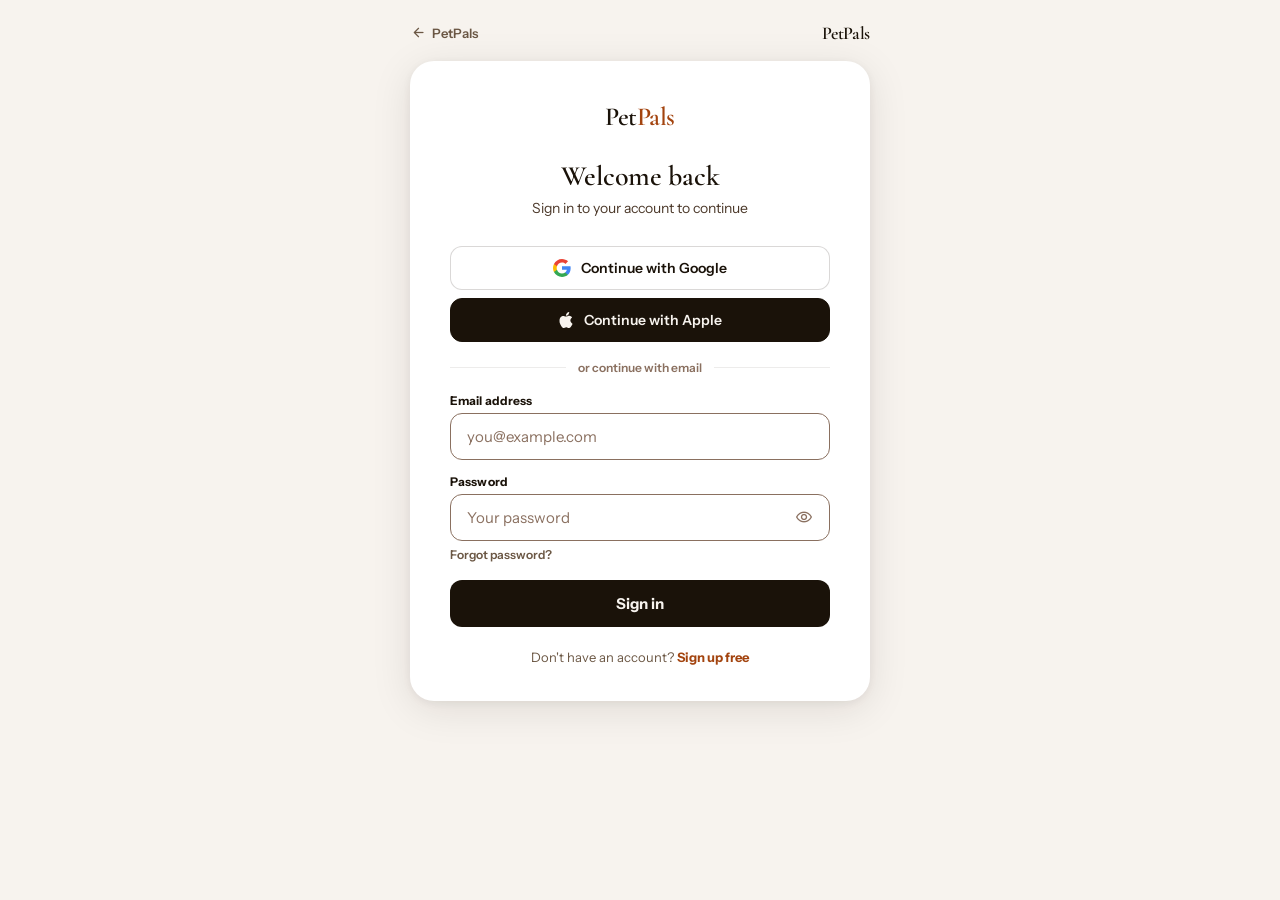
<file: auth.html>
<!DOCTYPE html>
<html lang="en">
<head>
<meta charset="UTF-8">
<meta name="viewport" content="width=device-width, initial-scale=1.0">
<title>PetPals — Sign In</title>
<link rel="stylesheet" href="colors_and_type.css">
<link rel="stylesheet" href="https://fonts.googleapis.com/css2?family=Material+Symbols+Rounded:opsz,wght,FILL,GRAD@24,400,1,0">
<style>
*,*::before,*::after{box-sizing:border-box;margin:0;padding:0}

:root{
  --ink:#1A1209;--ink2:#2E1E0E;--body:#4A3728;--muted:#6B5744;--faint:#8A7060;
  --bg:#F7F3EE;--sand:#EDE5DA;--surface:#fff;
  --coral:#A3440F;--coral-soft:#FDE8D8;
  --teal:#005F5F;--teal-soft:#E0F2F2;
  --green:#1E601E;--green-soft:#E8F5E8;
  --error:#C71E1E;--error-soft:#FDF0F0;
  --font-body:"Instrument Sans","Inter",system-ui,sans-serif;
  --font-display:"Cormorant Garamond",Georgia,serif;
  --radius:12px;--radius-card:24px;
  --shadow:0 8px 40px rgba(26,18,9,.10),0 2px 8px rgba(26,18,9,.06);
}

body{
  font-family:var(--font-body);background:var(--bg);color:var(--ink);
  min-height:100dvh;display:flex;flex-direction:column;align-items:center;
  padding:20px 16px 48px;-webkit-font-smoothing:antialiased;
}

/* ── TOP NAV ── */
.auth-nav{
  width:100%;max-width:460px;display:flex;align-items:center;
  justify-content:space-between;margin-bottom:16px;
}
.back-link{
  display:flex;align-items:center;gap:5px;font-size:13px;font-weight:600;
  color:var(--muted);text-decoration:none;transition:color .15s;padding:4px 0;
}
.back-link:hover{color:var(--ink)}
.nav-wordmark{
  font-family:var(--font-display);font-size:18px;font-weight:600;
  color:var(--ink);letter-spacing:-.02em;text-decoration:none;
}

/* ── CARD ── */
.auth-card{
  background:var(--surface);border-radius:var(--radius-card);
  box-shadow:var(--shadow);padding:40px 40px 36px;
  width:100%;max-width:460px;
}
@media(max-width:520px){
  body{padding:0}
  .auth-nav{padding:16px 20px 0;margin-bottom:8px}
  .auth-card{border-radius:0;padding:28px 24px 48px;min-height:calc(100dvh - 48px);box-shadow:none}
}

/* ── SCREENS ── */
.screen{display:none}
.screen.active{display:block;animation:scIn .22s ease both}
@keyframes scIn{from{opacity:0;transform:translateY(6px)}to{opacity:1;transform:none}}

/* ── CARD LOGO ── */
.card-logo{text-align:center;margin-bottom:28px}
.card-logo .wordmark{
  font-family:var(--font-display);font-size:26px;font-weight:600;
  color:var(--ink);letter-spacing:-.02em;
}
.card-logo .wordmark em{color:var(--coral);font-style:normal}

/* ── HEADINGS ── */
.sc-heading{text-align:center;margin-bottom:26px}
.sc-heading h1{
  font-family:var(--font-display);font-size:28px;font-weight:600;
  color:var(--ink);line-height:1.15;letter-spacing:-.01em;margin-bottom:6px;
}
.sc-heading p{font-size:14px;color:var(--body);line-height:1.55}

/* ── PROGRESS BAR ── */
.prog-wrap{margin-bottom:28px}
.prog-bar{height:3px;background:rgba(26,18,9,.08);border-radius:99px;overflow:hidden;margin-bottom:7px}
.prog-fill{height:100%;background:var(--coral);border-radius:99px;transition:width .35s ease}
.prog-meta{display:flex;align-items:center;justify-content:space-between}
.prog-label{font-size:11px;font-weight:700;color:var(--muted);text-transform:uppercase;letter-spacing:.07em}
.prog-back{
  background:none;border:none;font-family:inherit;font-size:12px;font-weight:600;
  color:var(--muted);cursor:pointer;display:flex;align-items:center;gap:4px;padding:0;
  transition:color .15s;
}
.prog-back:hover{color:var(--ink)}

/* ── DOTS ── */
.p-dots{display:flex;gap:6px;justify-content:center;margin-bottom:28px}
.p-dot{width:6px;height:6px;border-radius:99px;background:rgba(26,18,9,.15);transition:all .25s}
.p-dot.on{width:20px;background:var(--ink)}

/* ── FORM ELEMENTS ── */
.field{margin-bottom:14px}
.field label{
  display:block;font-size:12px;font-weight:700;color:var(--ink);
  margin-bottom:5px;letter-spacing:.01em;
}
.field label .opt{color:var(--muted);font-weight:400}

.field input,.field select,.field textarea{
  width:100%;background:#fff;border:1.5px solid var(--faint);
  border-radius:var(--radius);padding:13px 16px;font-size:15px;
  color:var(--ink);font-family:inherit;outline:none;
  transition:border-color .2s,box-shadow .2s;
}
.field input:focus,.field select:focus,.field textarea:focus{
  border:2px solid var(--teal);box-shadow:0 0 0 3px rgba(0,95,95,.14);
}
.field input::placeholder,.field textarea::placeholder{color:var(--faint)}
.field textarea{resize:vertical;min-height:90px;line-height:1.55}
.field .input-wrap{position:relative}
.field .input-wrap input{padding-right:44px}
.field .input-wrap .icon-left{
  position:absolute;left:14px;top:50%;transform:translateY(-50%);
  color:var(--faint);font-size:18px;pointer-events:none;
}
.field .input-wrap input.icon-l-pad{padding-left:42px}

/* pw toggle */
.pw-toggle{
  position:absolute;right:13px;top:50%;transform:translateY(-50%);
  background:none;border:none;cursor:pointer;color:var(--faint);
  display:flex;align-items:center;padding:4px;transition:color .15s;
}
.pw-toggle:hover{color:var(--ink)}

/* strength */
.strength-wrap{display:flex;align-items:center;gap:5px;margin-top:8px}
.str-bar{flex:1;height:3px;border-radius:99px;background:rgba(26,18,9,.1);transition:background .2s}
.str-lbl{font-size:11px;font-weight:700;color:var(--muted);min-width:38px;text-align:right}

/* error */
.err-banner{
  background:var(--error-soft);border:1px solid rgba(199,30,30,.18);
  border-radius:var(--radius);padding:10px 14px;font-size:13px;font-weight:600;
  color:var(--error);margin-bottom:14px;display:none;
}
.err-banner.show{display:block}

/* checkbox */
.chk-row{
  display:flex;align-items:flex-start;gap:10px;cursor:pointer;
  font-size:13px;color:var(--body);line-height:1.5;margin-bottom:16px;
}
.chk-row input{width:17px;height:17px;flex-shrink:0;accent-color:var(--coral);cursor:pointer;margin-top:1px}
.chk-row a{color:var(--coral);text-decoration:underline;text-underline-offset:2px}

/* ── BUTTONS ── */
.btn{
  width:100%;border:none;border-radius:var(--radius);padding:14px;
  font-family:inherit;font-size:15px;font-weight:700;cursor:pointer;
  display:flex;align-items:center;justify-content:center;gap:7px;transition:all .15s;
}
.btn:disabled{opacity:.4;cursor:not-allowed;transform:none!important;box-shadow:none!important}
.btn + .btn{margin-top:8px}

.btn-dark{background:var(--ink);color:#F7F3EE}
.btn-dark:hover:not(:disabled){background:var(--ink2);box-shadow:0 4px 16px rgba(26,18,9,.28);transform:translateY(-1px)}

.btn-coral{background:var(--coral);color:#fff}
.btn-coral:hover:not(:disabled){background:#8F3A0A;box-shadow:0 4px 16px rgba(163,68,15,.3);transform:translateY(-1px)}

.btn-outline{background:#fff;border:1.5px solid rgba(26,18,9,.18);color:var(--ink)}
.btn-outline:hover:not(:disabled){background:var(--bg);border-color:var(--faint)}

.btn-ghost{
  background:transparent;color:var(--muted);font-size:13px;
  padding:10px;margin-top:4px;
}
.btn-ghost:hover{color:var(--ink)}

/* social */
.social-row{display:flex;flex-direction:column;gap:8px;margin-bottom:16px}
.btn-social{
  background:#fff;border:1.5px solid rgba(26,18,9,.16);border-radius:var(--radius);
  padding:12px 16px;font-family:inherit;font-size:14px;font-weight:600;color:var(--ink);
  cursor:pointer;display:flex;align-items:center;justify-content:center;gap:10px;
  transition:all .15s;width:100%;
}
.btn-social:hover{background:var(--bg);border-color:var(--faint)}
.btn-apple{background:var(--ink);color:#F7F3EE;border-color:var(--ink)}
.btn-apple:hover{background:var(--ink2);border-color:var(--ink2)}

/* divider */
.divider{
  display:flex;align-items:center;gap:12px;margin:18px 0;
  font-size:12px;font-weight:600;color:var(--faint);
}
.divider::before,.divider::after{content:'';flex:1;height:1px;background:rgba(26,18,9,.08)}

/* footer link */
.auth-footer{text-align:center;margin-top:22px;font-size:13px;color:var(--muted)}
.auth-footer a,.lnk{
  color:var(--coral);font-weight:700;text-decoration:none;background:none;border:none;
  cursor:pointer;font-family:inherit;font-size:inherit;padding:0;
}
.auth-footer a:hover,.lnk:hover{text-decoration:underline;text-underline-offset:2px}

/* forgot link */
.forgot-lnk{
  display:block;text-align:right;font-size:12px;font-weight:600;color:var(--muted);
  background:none;border:none;cursor:pointer;font-family:inherit;padding:0;
  margin-top:-8px;margin-bottom:18px;transition:color .15s;
}
.forgot-lnk:hover{color:var(--coral)}

/* ── VERIFY ── */
.verify-icon{
  width:72px;height:72px;background:var(--teal-soft);border-radius:50%;
  display:flex;align-items:center;justify-content:center;
  margin:4px auto 18px;font-size:30px;
}
.verify-email{
  background:var(--bg);border-radius:8px;padding:9px 16px;
  font-size:14px;font-weight:700;color:var(--ink);text-align:center;margin-bottom:20px;
}
.resend-row{display:flex;align-items:center;justify-content:center;gap:20px;margin-top:10px}
.resend-btn{
  background:none;border:none;font-family:inherit;font-size:13px;font-weight:600;
  color:var(--muted);cursor:pointer;padding:4px 0;transition:color .15s;
}
.resend-btn:hover{color:var(--ink)}
.resend-btn:disabled{opacity:.5;cursor:not-allowed}

/* ── ROLE CARDS ── */
.role-cards{display:grid;grid-template-columns:1fr 1fr;gap:10px;margin-bottom:10px}
.role-card{
  border:1.5px solid rgba(26,18,9,.13);border-radius:16px;padding:20px 16px 18px;
  background:#fff;cursor:pointer;text-align:left;transition:all .2s;position:relative;
  font-family:inherit;
}
.role-card:hover{border-color:var(--faint);background:var(--bg)}
.role-card.sel{border-color:var(--coral);background:var(--coral-soft)}
.role-card .r-icon{font-size:28px;margin-bottom:10px;display:block;line-height:1}
.role-card .r-name{font-size:14px;font-weight:700;color:var(--ink);margin-bottom:4px}
.role-card .r-desc{font-size:12px;color:var(--muted);line-height:1.45}
.role-card .r-chk{
  display:none;position:absolute;top:11px;right:12px;
  width:20px;height:20px;border-radius:50%;background:var(--coral);
  color:#fff;font-size:11px;font-weight:700;align-items:center;justify-content:center;
}
.role-card.sel .r-chk{display:flex}

.both-row{
  display:flex;align-items:center;gap:10px;cursor:pointer;
  font-size:13px;color:var(--body);margin-bottom:20px;
  padding:11px 14px;border-radius:10px;border:1.5px solid rgba(26,18,9,.1);background:#fff;
}
.both-row input{accent-color:var(--coral);width:16px;height:16px;cursor:pointer;flex-shrink:0}

/* ── PET CHIPS ── */
.chip-row{display:flex;gap:7px;flex-wrap:wrap}
.chip{
  padding:8px 14px;border-radius:99px;border:1.5px solid var(--faint);
  background:#fff;font-family:inherit;font-size:13px;font-weight:600;
  color:var(--body);cursor:pointer;transition:all .15s;
}
.chip:hover{border-color:var(--ink);color:var(--ink)}
.chip.on{background:var(--ink);border-color:var(--ink);color:#F7F3EE}

/* ── SERVICE CHIPS ── */
.svc-chips{display:flex;flex-wrap:wrap;gap:8px}
.svc-chip{
  display:flex;align-items:center;gap:6px;padding:9px 13px;
  border-radius:10px;border:1.5px solid rgba(26,18,9,.13);background:#fff;
  font-family:inherit;font-size:13px;font-weight:600;color:var(--body);cursor:pointer;transition:all .15s;
}
.svc-chip:hover{border-color:var(--faint)}
.svc-chip.on{border-color:var(--coral);background:var(--coral-soft);color:var(--coral)}
.svc-chip .si{font-size:15px}

/* ── PHOTO UPLOAD ── */
.photo-upload{
  border:1.5px dashed var(--faint);border-radius:var(--radius);
  padding:20px;display:flex;flex-direction:column;align-items:center;gap:6px;
  cursor:pointer;transition:all .2s;background:#fff;margin-bottom:14px;
}
.photo-upload:hover{border-color:var(--ink);background:var(--bg)}
.photo-upload .pu-icon{font-size:28px;line-height:1}
.photo-upload .pu-label{font-size:13px;font-weight:600;color:var(--muted)}
.photo-upload .pu-sub{font-size:11px;color:var(--faint)}

/* ── ACCOUNT DASHBOARD ── */
.sec-label{font-size:11px;font-weight:700;text-transform:uppercase;letter-spacing:.09em;color:var(--muted);margin-bottom:10px}
.acct-profile{display:flex;align-items:flex-start;gap:14px;padding:16px;background:var(--bg);border-radius:14px;margin-bottom:20px}
.acct-initials{width:48px;height:48px;border-radius:50%;background:var(--coral-soft);border:2px solid rgba(163,68,15,.15);display:flex;align-items:center;justify-content:center;font-size:15px;font-weight:800;color:var(--coral);flex-shrink:0;letter-spacing:-.02em}
.acct-info{flex:1;min-width:0}
.acct-name{font-size:14px;font-weight:700;color:var(--ink);margin-bottom:3px}
.acct-email{font-size:12px;color:var(--muted);margin-bottom:6px}
.acct-tags{display:flex;flex-wrap:wrap;gap:5px}
.acct-tag{font-size:11px;font-weight:600;padding:3px 8px;border-radius:99px;background:rgba(26,18,9,.07);color:var(--body)}
.acct-edit{flex-shrink:0;background:none;border:1.5px solid rgba(26,18,9,.15);border-radius:8px;padding:6px 12px;font-family:inherit;font-size:12px;font-weight:600;color:var(--muted);cursor:pointer;white-space:nowrap;transition:all .15s}
.acct-edit:hover{border-color:var(--ink);color:var(--ink)}
.acct-wait{display:flex;flex-direction:column;gap:8px;margin-bottom:24px}
.acct-wait-row{display:flex;align-items:flex-start;gap:12px;padding:12px 14px;background:var(--bg);border-radius:12px}
.acct-wait-dot{width:28px;height:28px;border-radius:50%;background:var(--sand);border:1.5px solid rgba(26,18,9,.1);display:flex;align-items:center;justify-content:center;font-size:13px;flex-shrink:0;margin-top:1px}
.acct-wait-body{flex:1}
.acct-wait-title{font-size:13px;font-weight:700;color:var(--ink);margin-bottom:2px}
.acct-wait-desc{font-size:12px;color:var(--muted);line-height:1.4}

/* ── AVAILABILITY SELECTOR ── */
.avail-days{display:flex;gap:6px;margin-bottom:18px}
.avail-day{
  flex:1;aspect-ratio:1;border-radius:50%;
  border:1.5px solid rgba(26,18,9,.15);background:#fff;
  font-family:inherit;font-size:11px;font-weight:700;color:var(--muted);
  cursor:pointer;transition:all .15s;display:flex;align-items:center;justify-content:center;
}
.avail-day:hover{border-color:var(--ink);color:var(--ink)}
.avail-day.on{background:var(--ink);border-color:var(--ink);color:#F7F3EE}

/* ── SUBMIT SUMMARY ── */
.submit-summary{display:flex;flex-direction:column;gap:8px;margin-bottom:20px}
.sum-row{display:flex;align-items:center;gap:12px;padding:11px 14px;border-radius:12px;background:var(--bg)}
.sum-icon{width:30px;height:30px;border-radius:8px;background:var(--green-soft);display:flex;align-items:center;justify-content:center;font-size:14px;flex-shrink:0}
.sum-label{font-size:13px;font-weight:600;color:var(--ink);flex:1}
.sum-check{font-size:13px;color:var(--green);font-weight:700}

/* ── SITTER DASHBOARD ── */
.dash-acct{
  display:flex;align-items:center;gap:12px;
  padding:14px 16px;background:var(--sand);border-radius:14px;margin-bottom:22px;
}
.dash-avatar{
  width:38px;height:38px;border-radius:50%;background:var(--coral-soft);
  display:flex;align-items:center;justify-content:center;font-size:17px;flex-shrink:0;
}
.dash-acct-label{font-size:11px;font-weight:700;text-transform:uppercase;letter-spacing:.09em;color:var(--muted);margin-bottom:1px}
.dash-acct-name{font-size:14px;font-weight:700;color:var(--ink)}
.dash-acct-pill{
  margin-left:auto;font-size:11px;font-weight:700;padding:4px 10px;
  border-radius:99px;background:#FEF3C7;color:#92400E;white-space:nowrap;
}
.dash-prog-wrap{margin-bottom:20px}
.dash-prog-meta{display:flex;justify-content:space-between;font-size:12px;color:var(--muted);margin-bottom:7px}
.dash-prog-track{height:4px;background:rgba(26,18,9,.1);border-radius:99px;overflow:hidden}
.dash-prog-fill{height:100%;width:0%;background:var(--teal);border-radius:99px;transition:width .4s ease}
.dash-steps{display:flex;flex-direction:column;gap:6px;margin-bottom:24px}
.dash-step{
  display:flex;align-items:flex-start;gap:12px;padding:13px 14px;
  border-radius:12px;border:1.5px solid transparent;
}
.dash-step.ds-active{background:#FEFCFA;border-color:var(--coral)}
.dash-step.ds-done{opacity:.55}
.dash-step.ds-locked{opacity:.38}
.ds-num{
  width:26px;height:26px;border-radius:50%;flex-shrink:0;margin-top:1px;
  display:flex;align-items:center;justify-content:center;font-size:11px;font-weight:800;
}
.dash-step.ds-active .ds-num{background:var(--coral);color:#fff}
.dash-step.ds-done   .ds-num{background:var(--green-soft);color:var(--green)}
.dash-step.ds-locked .ds-num{background:rgba(26,18,9,.08);color:var(--muted)}
.ds-body{flex:1;min-width:0}
.ds-title{font-size:13.5px;font-weight:700;color:var(--ink);margin-bottom:2px}
.ds-desc{font-size:12px;color:var(--muted);line-height:1.4}
.ds-tag{
  margin-left:auto;flex-shrink:0;align-self:center;
  font-size:11px;font-weight:700;padding:3px 9px;border-radius:99px;
}
.dash-step.ds-active .ds-tag{background:var(--coral-soft);color:var(--coral)}
.dash-step.ds-locked .ds-tag{background:rgba(26,18,9,.07);color:var(--faint)}


/* ── SUCCESS / END STATES ── */
.success-icon{
  width:72px;height:72px;border-radius:50%;
  display:flex;align-items:center;justify-content:center;
  margin:4px auto 18px;font-size:32px;
}
.success-icon.green{background:var(--green-soft)}
.success-icon.teal{background:var(--teal-soft)}
.success-icon.coral{background:var(--coral-soft)}

.summary-card{
  background:var(--bg);border-radius:14px;padding:14px 16px;
  margin-bottom:20px;display:flex;align-items:center;gap:12px;
}
.summary-card .s-icon{font-size:28px;flex-shrink:0}
.summary-card .s-name{font-size:15px;font-weight:700;color:var(--ink)}
.summary-card .s-sub{font-size:12px;color:var(--muted);margin-top:2px}

/* ── PENDING TRACKER ── */
.tracker{display:flex;flex-direction:column;gap:0;margin:20px 0}
.track-step{
  display:flex;align-items:flex-start;gap:12px;
  padding:12px 0;border-bottom:1px solid rgba(26,18,9,.06);
}
.track-step:last-child{border-bottom:none}
.t-circle{
  width:28px;height:28px;border-radius:50%;display:flex;
  align-items:center;justify-content:center;font-size:12px;font-weight:700;flex-shrink:0;
}
.t-circle.done{background:var(--green-soft);color:var(--green)}
.t-circle.now{background:var(--coral-soft);color:var(--coral)}
.t-circle.next{background:rgba(26,18,9,.07);color:var(--muted)}
.t-label{font-size:13px;font-weight:700;color:var(--ink);margin-bottom:2px}
.t-sub{font-size:12px;color:var(--muted)}

/* ── SPACING UTILS ── */
.mt-4{margin-top:16px}
.mt-3{margin-top:12px}
.mt-2{margin-top:8px}
.mb-0{margin-bottom:0}
.center{text-align:center}
.muted{color:var(--muted);font-size:13px}
</style>
</head>
<body>

<div class="auth-nav">
  <a href="index.html" class="back-link">
    <span class="material-symbols-rounded" style="font-size:17px;vertical-align:middle">arrow_back</span>
    PetPals
  </a>
  <a href="index.html" class="nav-wordmark">PetPals</a>
</div>

<div class="auth-card">

<!-- ══════════════════════════════════════
     S-06  SIGN IN  (default)
════════════════════════════════════════ -->
<div class="screen active" id="sc-signin">
  <div class="card-logo"><span class="wordmark">Pet<em>Pals</em></span></div>
  <div class="sc-heading">
    <h1>Welcome back</h1>
    <p>Sign in to your account to continue</p>
  </div>

  <div class="social-row">
    <button class="btn-social" onclick="handleSignIn()">
      <svg width="18" height="18" viewBox="0 0 18 18"><path d="M17.64 9.2c0-.638-.057-1.252-.164-1.84H9v3.481h4.844c-.209 1.125-.843 2.078-1.796 2.717v2.258h2.908C16.658 14.27 17.64 11.9 17.64 9.2z" fill="#4285F4"/><path d="M9 18c2.43 0 4.467-.806 5.956-2.184l-2.908-2.258c-.806.54-1.837.86-3.048.86-2.344 0-4.328-1.584-5.036-3.711H.957v2.332C2.438 15.983 5.482 18 9 18z" fill="#34A853"/><path d="M3.964 10.707c-.18-.54-.282-1.117-.282-1.707s.102-1.167.282-1.707V4.961H.957C.348 6.175 0 7.55 0 9s.348 2.826.957 4.039l3.007-2.332z" fill="#FBBC05"/><path d="M9 3.58c1.321 0 2.508.454 3.44 1.345l2.582-2.58C13.463.891 11.426 0 9 0 5.482 0 2.438 2.017.957 4.961L3.964 7.293C4.672 5.166 6.656 3.58 9 3.58z" fill="#EA4335"/></svg>
      Continue with Google
    </button>
    <button class="btn-social btn-apple" onclick="handleSignIn()">
      <svg width="16" height="16" viewBox="0 0 16 16" fill="currentColor"><path d="M11.182.008C11.148-.03 9.923.023 8.857 1.18c-1.066 1.156-.902 2.482-.878 2.516.024.034 1.52.087 2.475-1.258.955-1.345.762-2.391.728-2.43Zm3.314 11.733c-.048-.096-2.325-1.234-2.113-3.422.212-2.189 1.675-2.789 1.698-2.854.023-.065-.597-.79-1.254-1.157a3.692 3.692 0 0 0-1.563-.434c-.108-.003-.483-.095-1.254.116-.508.139-1.653.589-1.968.607-.316.018-1.256-.522-2.267-.665-.647-.125-1.333.131-1.824.328-.49.196-1.422.754-2.074 2.237-.652 1.482-.311 3.83-.067 4.56.244.729.625 1.924 1.273 2.796.576.984 1.34 1.667 1.659 1.899.319.232 1.219.386 1.843.067.502-.308 1.408-.485 1.766-.472.357.013 1.061.154 1.782.539.571.197 1.111.115 1.652-.105.541-.221 1.324-1.059 2.238-2.758.347-.79.505-1.217.473-1.282Z"/></svg>
      Continue with Apple
    </button>
  </div>

  <div class="divider">or continue with email</div>

  <div class="err-banner" id="si-err">Incorrect email or password. Please try again.</div>

  <div class="field">
    <label>Email address</label>
    <input type="email" id="si-email" placeholder="you@example.com" autocomplete="email">
  </div>
  <div class="field">
    <label>Password</label>
    <div class="input-wrap">
      <input type="password" id="si-pw" placeholder="Your password" autocomplete="current-password">
      <button class="pw-toggle" onclick="togglePw('si-pw',this)" aria-label="Show password">
        <span class="material-symbols-rounded" style="font-size:18px">visibility</span>
      </button>
    </div>
  </div>
  <button class="forgot-lnk" onclick="go('sc-forgot')">Forgot password?</button>

  <button class="btn btn-dark" onclick="handleSignIn()">Sign in</button>

  <div class="auth-footer">Don't have an account? <button class="lnk" onclick="go('sc-signup')">Sign up free</button></div>
</div>


<!-- ══════════════════════════════════════
     S-01  CREATE ACCOUNT
════════════════════════════════════════ -->
<div class="screen" id="sc-signup">
  <div class="card-logo"><span class="wordmark">Pet<em>Pals</em></span></div>
  <div class="sc-heading">
    <h1>Create your account</h1>
    <p>Join thousands of pet owners across Europe</p>
  </div>

  <div class="social-row">
    <button class="btn-social" onclick="go('sc-role')">
      <svg width="18" height="18" viewBox="0 0 18 18"><path d="M17.64 9.2c0-.638-.057-1.252-.164-1.84H9v3.481h4.844c-.209 1.125-.843 2.078-1.796 2.717v2.258h2.908C16.658 14.27 17.64 11.9 17.64 9.2z" fill="#4285F4"/><path d="M9 18c2.43 0 4.467-.806 5.956-2.184l-2.908-2.258c-.806.54-1.837.86-3.048.86-2.344 0-4.328-1.584-5.036-3.711H.957v2.332C2.438 15.983 5.482 18 9 18z" fill="#34A853"/><path d="M3.964 10.707c-.18-.54-.282-1.117-.282-1.707s.102-1.167.282-1.707V4.961H.957C.348 6.175 0 7.55 0 9s.348 2.826.957 4.039l3.007-2.332z" fill="#FBBC05"/><path d="M9 3.58c1.321 0 2.508.454 3.44 1.345l2.582-2.58C13.463.891 11.426 0 9 0 5.482 0 2.438 2.017.957 4.961L3.964 7.293C4.672 5.166 6.656 3.58 9 3.58z" fill="#EA4335"/></svg>
      Sign up with Google
    </button>
    <button class="btn-social btn-apple" onclick="go('sc-role')">
      <svg width="16" height="16" viewBox="0 0 16 16" fill="currentColor"><path d="M11.182.008C11.148-.03 9.923.023 8.857 1.18c-1.066 1.156-.902 2.482-.878 2.516.024.034 1.52.087 2.475-1.258.955-1.345.762-2.391.728-2.43Zm3.314 11.733c-.048-.096-2.325-1.234-2.113-3.422.212-2.189 1.675-2.789 1.698-2.854.023-.065-.597-.79-1.254-1.157a3.692 3.692 0 0 0-1.563-.434c-.108-.003-.483-.095-1.254.116-.508.139-1.653.589-1.968.607-.316.018-1.256-.522-2.267-.665-.647-.125-1.333.131-1.824.328-.49.196-1.422.754-2.074 2.237-.652 1.482-.311 3.83-.067 4.56.244.729.625 1.924 1.273 2.796.576.984 1.34 1.667 1.659 1.899.319.232 1.219.386 1.843.067.502-.308 1.408-.485 1.766-.472.357.013 1.061.154 1.782.539.571.197 1.111.115 1.652-.105.541-.221 1.324-1.059 2.238-2.758.347-.79.505-1.217.473-1.282Z"/></svg>
      Sign up with Apple
    </button>
  </div>

  <div class="divider">or sign up with email</div>

  <div class="field">
    <label>Full name</label>
    <input type="text" placeholder="Anna Kowalska" autocomplete="name">
  </div>
  <div class="field">
    <label>Email address</label>
    <input type="email" placeholder="you@example.com" autocomplete="email">
  </div>
  <div class="field">
    <label>Password</label>
    <div class="input-wrap">
      <input type="password" id="su-pw" placeholder="Min. 8 characters" autocomplete="new-password"
        oninput="updateStrength(this.value)">
      <button class="pw-toggle" onclick="togglePw('su-pw',this)" aria-label="Show password">
        <span class="material-symbols-rounded" style="font-size:18px">visibility</span>
      </button>
    </div>
    <div class="strength-wrap" id="su-strength">
      <div class="str-bar" id="sb1"></div>
      <div class="str-bar" id="sb2"></div>
      <div class="str-bar" id="sb3"></div>
      <div class="str-bar" id="sb4"></div>
      <span class="str-lbl" id="su-str-lbl"></span>
    </div>
  </div>

  <label class="chk-row">
    <input type="checkbox" id="su-terms">
    I agree to the <a href="#">Terms of Service</a> and <a href="#">Privacy Policy</a>
  </label>

  <button class="btn btn-dark" onclick="go('sc-verify')">Create account</button>

  <div class="auth-footer">Already a member? <button class="lnk" onclick="go('sc-signin')">Sign in</button></div>
</div>


<!-- ══════════════════════════════════════
     S-02  VERIFY EMAIL
════════════════════════════════════════ -->
<div class="screen" id="sc-verify">
  <div class="verify-icon">📧</div>
  <div class="sc-heading">
    <h1>Check your inbox</h1>
    <p>We sent a verification link to <strong id="verify-email-shown" style="color:#1A1209">you@example.com</strong></p>
  </div>

  <p class="center muted" style="font-size:13px;margin:-8px 0 24px">It may take 1–2 minutes. Check spam if needed.</p>

  <button class="btn btn-outline" id="resend-btn" onclick="startResend()" style="margin-bottom:12px">Resend email</button>
  <button class="resend-btn" style="width:100%;text-align:center" onclick="go('sc-signup')">Change email</button>

  <div class="auth-footer" style="margin-top:32px">
    <button class="lnk" style="font-size:13px;opacity:.55" onclick="go('sc-signin')">← Back to sign in</button>
  </div>
</div>


<!-- ══════════════════════════════════════
     S-03  ROLE SELECTION
════════════════════════════════════════ -->
<div class="screen" id="sc-role">
  <div class="sc-heading">
    <h1>How will you use PetPals?</h1>
    <p>You can always add the other role later from settings</p>
  </div>

  <div class="role-cards">
    <button class="role-card" id="role-owner" onclick="selectRole('owner')">
      <span class="r-chk">✓</span>
      <span class="r-icon">🐾</span>
      <div class="r-name">Pet Owner</div>
      <div class="r-desc">I'm looking for a trusted sitter for my pet</div>
    </button>
    <button class="role-card" id="role-sitter" onclick="selectRole('sitter')">
      <span class="r-chk">✓</span>
      <span class="r-icon">🏠</span>
      <div class="r-name">Pet Sitter</div>
      <div class="r-desc">I want to offer pet care and earn money</div>
    </button>
  </div>

  <label class="both-row">
    <input type="checkbox" id="check-both">
    I'm both — I'd like to offer and book pet care
  </label>

  <button class="btn btn-coral" id="role-continue-btn" onclick="continueRole()" disabled>
    Continue
    <span class="material-symbols-rounded" style="font-size:18px">arrow_forward</span>
  </button>
</div>


<!-- ══════════════════════════════════════
     S-04  ADD YOUR PET  (Owner — Step 1/2)
════════════════════════════════════════ -->
<div class="screen" id="sc-pet">
  <div class="prog-wrap">
    <div class="prog-bar"><div class="prog-fill" style="width:50%"></div></div>
    <div class="prog-meta">
      <span class="prog-label">Step 1 of 2</span>
      <button class="prog-back" onclick="go('sc-role')">
        <span class="material-symbols-rounded" style="font-size:15px">arrow_back</span> Back
      </button>
    </div>
  </div>

  <div class="sc-heading" style="text-align:left;margin-bottom:20px">
    <h1>Tell us about your pet</h1>
    <p>We'll use this to personalise your sitter search</p>
  </div>

  <div class="field">
    <label>Pet name</label>
    <input type="text" placeholder="e.g. Buddy">
  </div>

  <div class="field">
    <label>Species</label>
    <div class="chip-row">
      <button class="chip" onclick="pickChip(this,'species-chips')">🐕 Dog</button>
      <button class="chip" onclick="pickChip(this,'species-chips')">🐈 Cat</button>
      <button class="chip" onclick="pickChip(this,'species-chips')">🐇 Rabbit</button>
      <button class="chip" onclick="pickChip(this,'species-chips')">🦜 Bird</button>
      <button class="chip" onclick="pickChip(this,'species-chips')">🐟 Other</button>
    </div>
  </div>

  <div style="display:grid;grid-template-columns:1fr 1fr;gap:10px">
    <div class="field mb-0">
      <label>Age <span class="opt">(optional)</span></label>
      <select>
        <option value="">Select age</option>
        <option>Under 1 year</option>
        <option>1–3 years</option>
        <option>4–7 years</option>
        <option>8+ years</option>
      </select>
    </div>
    <div class="field mb-0">
      <label>Size <span class="opt">(optional)</span></label>
      <select>
        <option value="">Select size</option>
        <option>Tiny (under 5 kg)</option>
        <option>Small (5–10 kg)</option>
        <option>Medium (10–25 kg)</option>
        <option>Large (25+ kg)</option>
      </select>
    </div>
  </div>

  <div style="margin-top:20px;display:flex;gap:8px">
    <button class="btn btn-ghost" onclick="go('sc-location')" style="flex:0 0 auto;width:auto;padding:14px 16px;font-size:14px">
      Skip for now
    </button>
    <button class="btn btn-coral" onclick="go('sc-location')" style="flex:1">
      Continue
      <span class="material-symbols-rounded" style="font-size:18px">arrow_forward</span>
    </button>
  </div>
</div>


<!-- ══════════════════════════════════════
     S-05  YOUR LOCATION  (Owner — Step 2/2)
════════════════════════════════════════ -->
<div class="screen" id="sc-location">
  <div class="prog-wrap">
    <div class="prog-bar"><div class="prog-fill" style="width:100%"></div></div>
    <div class="prog-meta">
      <span class="prog-label">Step 2 of 2</span>
      <button class="prog-back" onclick="go('sc-pet')">
        <span class="material-symbols-rounded" style="font-size:15px">arrow_back</span> Back
      </button>
    </div>
  </div>

  <div class="sc-heading" style="text-align:left;margin-bottom:20px">
    <h1>Where are you based?</h1>
    <p>We'll show you verified sitters in your neighbourhood</p>
  </div>

  <div class="field">
    <label>City or postcode</label>
    <div class="input-wrap">
      <span class="material-symbols-rounded icon-left">location_on</span>
      <input type="text" class="icon-l-pad" placeholder="e.g. Amsterdam or 1011 AB" autocomplete="off">
    </div>
  </div>

  <button class="btn btn-outline mt-2" style="margin-bottom:20px;font-size:13px;padding:11px" onclick="">
    <span class="material-symbols-rounded" style="font-size:17px">my_location</span>
    Use my current location
  </button>

  <button class="btn btn-coral" onclick="go('sc-owner-done')">
    Find sitters near me
    <span class="material-symbols-rounded" style="font-size:18px">arrow_forward</span>
  </button>
</div>


<!-- ══════════════════════════════════════
     S-07  OWNER WELCOME / DONE
════════════════════════════════════════ -->
<div class="screen" id="sc-owner-done">
  <div class="success-icon green">🎉</div>
  <div class="sc-heading">
    <h1>You're all set!</h1>
    <p>Your account is ready. Start finding the perfect sitter for your pet.</p>
  </div>

  <div class="summary-card">
    <div class="s-icon">🐾</div>
    <div>
      <div class="s-name">Your account is active</div>
      <div class="s-sub">Pet owner · Amsterdam</div>
    </div>
  </div>

  <a href="petpals-flow.html" class="btn btn-dark" style="text-decoration:none">
    Browse sitters
    <span class="material-symbols-rounded" style="font-size:18px">arrow_forward</span>
  </a>
  <button class="btn btn-ghost mt-2" onclick="go('sc-sitter-intro')">
    Also become a sitter →
  </button>
</div>


<!-- ══════════════════════════════════════
     S-10  SITTER INTRO
════════════════════════════════════════ -->
<div class="screen" id="sc-sitter-intro">

  <!-- Account header -->
  <div class="dash-acct">
    <div class="dash-avatar">🐾</div>
    <div>
      <div class="dash-acct-label">Sitter account</div>
      <div class="dash-acct-name">Setup in progress</div>
    </div>
    <div class="dash-acct-pill">Not live yet</div>
  </div>

  <!-- Progress -->
  <div class="dash-prog-wrap">
    <div class="dash-prog-meta">
      <span>0 of 5 steps complete</span>
      <span>Approx. 15 min total</span>
    </div>
    <div class="dash-prog-track"><div class="dash-prog-fill"></div></div>
  </div>

  <!-- Steps -->
  <div class="dash-steps">
    <div class="dash-step ds-active">
      <div class="ds-num">1</div>
      <div class="ds-body">
        <div class="ds-title">Your profile</div>
        <div class="ds-desc">Photo, display name, location, and about you</div>
      </div>
      <div class="ds-tag">Start</div>
    </div>
    <div class="dash-step ds-locked">
      <div class="ds-num">2</div>
      <div class="ds-body">
        <div class="ds-title">Services &amp; rates</div>
        <div class="ds-desc">Choose what you offer and set your prices</div>
      </div>
      <div class="ds-tag">3 min</div>
    </div>
    <div class="dash-step ds-locked">
      <div class="ds-num">3</div>
      <div class="ds-body">
        <div class="ds-title">Identity verification</div>
        <div class="ds-desc">Upload a government-issued photo ID</div>
      </div>
      <div class="ds-tag">2 min</div>
    </div>
    <div class="dash-step ds-locked">
      <div class="ds-num">4</div>
      <div class="ds-body">
        <div class="ds-title">Availability</div>
        <div class="ds-desc">Set your regular schedule and capacity</div>
      </div>
      <div class="ds-tag">3 min</div>
    </div>
    <div class="dash-step ds-locked">
      <div class="ds-num">5</div>
      <div class="ds-body">
        <div class="ds-title">Submit for review</div>
        <div class="ds-desc">Our team verifies every sitter in 1–2 days</div>
      </div>
      <div class="ds-tag">Last step</div>
    </div>
  </div>

  <button class="btn btn-coral" onclick="go('sc-sitter-profile')">
    Start your profile
    <span class="material-symbols-rounded" style="font-size:18px">arrow_forward</span>
  </button>
  <button class="btn btn-ghost mt-2" onclick="window.location.href='index.html'">Do this later</button>
</div>


<!-- ══════════════════════════════════════
     S-11  SITTER — BASIC PROFILE  (Step 1/5)
════════════════════════════════════════ -->
<div class="screen" id="sc-sitter-profile">
  <div class="prog-wrap">
    <div class="prog-bar"><div class="prog-fill" style="width:20%"></div></div>
    <div class="prog-meta">
      <span class="prog-label">Step 1 of 5</span>
      <button class="prog-back" onclick="go('sc-sitter-intro')">
        <span class="material-symbols-rounded" style="font-size:15px">arrow_back</span> Back
      </button>
    </div>
  </div>

  <div class="sc-heading" style="text-align:left;margin-bottom:20px">
    <h1>Your basic profile</h1>
    <p>This is what pet owners will see first</p>
  </div>

  <div class="photo-upload" onclick="" role="button" tabindex="0"
    aria-label="Upload profile photo">
    <div class="pu-icon">📷</div>
    <div class="pu-label">Upload a profile photo</div>
    <div class="pu-sub">JPG or PNG · Max 5 MB · Required</div>
  </div>

  <div class="field">
    <label>Display name</label>
    <input type="text" placeholder="How you'd like to appear to pet owners">
  </div>
  <div class="field">
    <label>Location</label>
    <div class="input-wrap">
      <span class="material-symbols-rounded icon-left">location_on</span>
      <input type="text" class="icon-l-pad" placeholder="Your city or postcode">
    </div>
  </div>
  <div class="field mb-0">
    <label>About you <span class="opt">(min. 100 characters)</span></label>
    <textarea placeholder="Tell pet owners a little about yourself — your experience with animals, your home setup, and what makes you a great sitter…"></textarea>
  </div>

  <button class="btn btn-coral mt-4" onclick="go('sc-sitter-services')">
    Continue
    <span class="material-symbols-rounded" style="font-size:18px">arrow_forward</span>
  </button>
</div>


<!-- ══════════════════════════════════════
     S-12  SITTER — SERVICES  (Step 2/5)
════════════════════════════════════════ -->
<div class="screen" id="sc-sitter-services">
  <div class="prog-wrap">
    <div class="prog-bar"><div class="prog-fill" style="width:40%"></div></div>
    <div class="prog-meta">
      <span class="prog-label">Step 2 of 5</span>
      <button class="prog-back" onclick="go('sc-sitter-profile')">
        <span class="material-symbols-rounded" style="font-size:15px">arrow_back</span> Back
      </button>
    </div>
  </div>

  <div class="sc-heading" style="text-align:left;margin-bottom:20px">
    <h1>What do you offer?</h1>
    <p>Select all the services you'd like to provide</p>
  </div>

  <div class="svc-chips" id="svc-chips">
    <button class="svc-chip" onclick="toggleSvc(this)"><span class="si">🏠</span> Boarding</button>
    <button class="svc-chip" onclick="toggleSvc(this)"><span class="si">🦮</span> Dog walking</button>
    <button class="svc-chip" onclick="toggleSvc(this)"><span class="si">🛋</span> House sitting</button>
    <button class="svc-chip" onclick="toggleSvc(this)"><span class="si">🚪</span> Drop-in visits</button>
    <button class="svc-chip" onclick="toggleSvc(this)"><span class="si">☀️</span> Doggy day care</button>
    <button class="svc-chip" onclick="toggleSvc(this)"><span class="si">🚗</span> Pet taxi</button>
    <button class="svc-chip" onclick="toggleSvc(this)"><span class="si">✂️</span> Grooming</button>
    <button class="svc-chip" onclick="toggleSvc(this)"><span class="si">💊</span> Medication admin</button>
  </div>

  <div style="background:var(--bg);border-radius:10px;padding:12px 14px;margin:16px 0;font-size:13px;color:var(--muted);line-height:1.5">
    You can set individual prices for each service in a later step.
  </div>

  <button class="btn btn-coral" id="svc-continue" onclick="go('sc-sitter-id')">
    Continue
    <span class="material-symbols-rounded" style="font-size:18px">arrow_forward</span>
  </button>
</div>


<!-- ══════════════════════════════════════
     S-13  SITTER — IDENTITY  (Step 3/5)
════════════════════════════════════════ -->
<div class="screen" id="sc-sitter-id">
  <div class="prog-wrap">
    <div class="prog-bar"><div class="prog-fill" style="width:60%"></div></div>
    <div class="prog-meta">
      <span class="prog-label">Step 3 of 5</span>
      <button class="prog-back" onclick="go('sc-sitter-services')">
        <span class="material-symbols-rounded" style="font-size:15px">arrow_back</span> Back
      </button>
    </div>
  </div>

  <div class="sc-heading" style="text-align:left;margin-bottom:20px">
    <h1>Verify your identity</h1>
    <p>Required for all sitters. Your ID is encrypted and never shared with pet owners.</p>
  </div>

  <div class="photo-upload" role="button" tabindex="0">
    <div class="pu-icon">🪪</div>
    <div class="pu-label">Upload a government-issued ID</div>
    <div class="pu-sub">Passport · National ID · Driver's licence · Max 10 MB</div>
  </div>

  <div style="background:var(--bg);border-radius:10px;padding:12px 14px;margin-bottom:20px;font-size:13px;color:var(--muted);line-height:1.5">
    <strong style="color:var(--ink);display:block;margin-bottom:3px">Why we need this</strong>
    Identity checks protect pet owners and build the trust that makes our community work.
  </div>

  <button class="btn btn-coral" onclick="go('sc-sitter-avail')">
    Continue
    <span class="material-symbols-rounded" style="font-size:18px">arrow_forward</span>
  </button>
</div>


<!-- ══════════════════════════════════════
     S-14  SITTER — AVAILABILITY  (Step 4/5)
════════════════════════════════════════ -->
<div class="screen" id="sc-sitter-avail">
  <div class="prog-wrap">
    <div class="prog-bar"><div class="prog-fill" style="width:80%"></div></div>
    <div class="prog-meta">
      <span class="prog-label">Step 4 of 5</span>
      <button class="prog-back" onclick="go('sc-sitter-id')">
        <span class="material-symbols-rounded" style="font-size:15px">arrow_back</span> Back
      </button>
    </div>
  </div>

  <div class="sc-heading" style="text-align:left;margin-bottom:20px">
    <h1>Your availability</h1>
    <p>Let pet owners know when you're typically free. You can update this anytime.</p>
  </div>

  <div class="field">
    <label>Days you're available</label>
    <div class="avail-days">
      <button class="avail-day" onclick="this.classList.toggle('on')">Mo</button>
      <button class="avail-day" onclick="this.classList.toggle('on')">Tu</button>
      <button class="avail-day" onclick="this.classList.toggle('on')">We</button>
      <button class="avail-day" onclick="this.classList.toggle('on')">Th</button>
      <button class="avail-day" onclick="this.classList.toggle('on')">Fr</button>
      <button class="avail-day" onclick="this.classList.toggle('on')">Sa</button>
      <button class="avail-day" onclick="this.classList.toggle('on')">Su</button>
    </div>
  </div>

  <div class="field">
    <label>Maximum pets at once</label>
    <select style="width:100%;padding:13px 16px;border:1.5px solid var(--faint);border-radius:var(--radius);font-family:inherit;font-size:14px;color:var(--ink);background:#fff;appearance:none;cursor:pointer;outline:none">
      <option>1 pet at a time</option>
      <option selected>Up to 2 pets</option>
      <option>Up to 3 pets</option>
      <option>4 or more pets</option>
    </select>
  </div>

  <div class="field mb-0">
    <label>Home setup</label>
    <div class="chip-row">
      <button class="chip" onclick="this.classList.toggle('on')">🏡 House</button>
      <button class="chip" onclick="this.classList.toggle('on')">🌳 Garden</button>
      <button class="chip" onclick="this.classList.toggle('on')">🐕 Have a dog</button>
      <button class="chip" onclick="this.classList.toggle('on')">🐱 Have a cat</button>
      <button class="chip" onclick="this.classList.toggle('on')">🧒 Children at home</button>
    </div>
  </div>

  <button class="btn btn-coral mt-4" onclick="go('sc-sitter-submit')">
    Continue
    <span class="material-symbols-rounded" style="font-size:18px">arrow_forward</span>
  </button>
</div>


<!-- ══════════════════════════════════════
     S-15  SITTER — REVIEW & SUBMIT  (Step 5/5)
════════════════════════════════════════ -->
<div class="screen" id="sc-sitter-submit">
  <div class="prog-wrap">
    <div class="prog-bar"><div class="prog-fill" style="width:100%"></div></div>
    <div class="prog-meta">
      <span class="prog-label">Step 5 of 5</span>
      <button class="prog-back" onclick="go('sc-sitter-avail')">
        <span class="material-symbols-rounded" style="font-size:15px">arrow_back</span> Back
      </button>
    </div>
  </div>

  <div class="sc-heading" style="text-align:left;margin-bottom:20px">
    <h1>Ready to submit?</h1>
    <p>Review what you've completed before we send your application for review.</p>
  </div>

  <div class="submit-summary">
    <div class="sum-row">
      <div class="sum-icon">👤</div>
      <div class="sum-label">Profile completed</div>
      <div class="sum-check">✓</div>
    </div>
    <div class="sum-row">
      <div class="sum-icon">🛋</div>
      <div class="sum-label">Services selected</div>
      <div class="sum-check">✓</div>
    </div>
    <div class="sum-row">
      <div class="sum-icon">🪪</div>
      <div class="sum-label">Identity document uploaded</div>
      <div class="sum-check">✓</div>
    </div>
    <div class="sum-row">
      <div class="sum-icon">📅</div>
      <div class="sum-label">Availability set</div>
      <div class="sum-check">✓</div>
    </div>
  </div>

  <div style="background:var(--bg);border-radius:10px;padding:12px 14px;margin-bottom:20px;font-size:13px;color:var(--muted);line-height:1.5">
    Our team reviews every application within 1–2 business days. You'll get an email with the decision.
  </div>

  <button class="btn btn-coral" onclick="go('sc-sitter-review')">
    Submit application
    <span class="material-symbols-rounded" style="font-size:18px">check</span>
  </button>
</div>


<!-- ══════════════════════════════════════
     S-18  SITTER — APPLICATION STATUS
════════════════════════════════════════ -->
<div class="screen" id="sc-sitter-review">

  <!-- Account header — under review state -->
  <div class="dash-acct">
    <div class="dash-avatar">🐾</div>
    <div>
      <div class="dash-acct-label">Sitter account</div>
      <div class="dash-acct-name">Application submitted</div>
    </div>
    <div class="dash-acct-pill">Under review</div>
  </div>

  <!-- All 5 steps complete -->
  <div class="dash-prog-wrap">
    <div class="dash-prog-meta">
      <span>5 of 5 steps complete</span>
      <span style="color:var(--green);font-weight:700">Submitted ✓</span>
    </div>
    <div class="dash-prog-track">
      <div class="dash-prog-fill" style="width:100%;background:var(--green)"></div>
    </div>
  </div>

  <!-- Review status tracker -->
  <div class="tracker" style="margin-bottom:20px">
    <div class="track-step">
      <div class="t-circle done">✓</div>
      <div>
        <div class="t-label">Application submitted</div>
        <div class="t-sub">All 5 steps completed successfully</div>
      </div>
    </div>
    <div class="track-step">
      <div class="t-circle now">→</div>
      <div>
        <div class="t-label">Under review</div>
        <div class="t-sub">Our team is checking your profile (1–2 days)</div>
      </div>
    </div>
    <div class="track-step">
      <div class="t-circle next">3</div>
      <div>
        <div class="t-label">Decision by email</div>
        <div class="t-sub">We'll notify you as soon as we have an answer</div>
      </div>
    </div>
  </div>

  <div style="background:var(--bg);border-radius:12px;padding:13px 16px;margin-bottom:20px;font-size:13px;color:var(--body);line-height:1.6">
    You'll receive a confirmation at your registered email. While you wait, your account is active and you can explore PetPals as a pet owner.
  </div>

  <button class="btn btn-dark" onclick="window.location.href='sitter-dashboard.html'">
    Go to my account
    <span class="material-symbols-rounded" style="font-size:18px">arrow_forward</span>
  </button>
</div>


<!-- ══════════════════════════════════════
     SITTER ACCOUNT
════════════════════════════════════════ -->
<div class="screen" id="sc-sitter-account">

  <!-- Account header -->
  <div class="dash-acct">
    <div class="acct-initials">AL</div>
    <div>
      <div class="dash-acct-label">Sitter account</div>
      <div class="dash-acct-name">Anastasiia Liuta</div>
    </div>
    <div class="dash-acct-pill">Under review</div>
  </div>

  <!-- Application status -->
  <div class="sec-label">Application status</div>
  <div class="tracker" style="margin-bottom:24px">
    <div class="track-step">
      <div class="t-circle done">✓</div>
      <div>
        <div class="t-label">Submitted</div>
        <div class="t-sub">All 5 steps completed successfully</div>
      </div>
    </div>
    <div class="track-step">
      <div class="t-circle now">→</div>
      <div>
        <div class="t-label">Under review</div>
        <div class="t-sub">Our team is checking your profile (1–2 days)</div>
      </div>
    </div>
    <div class="track-step">
      <div class="t-circle next">3</div>
      <div>
        <div class="t-label">Decision by email</div>
        <div class="t-sub">We'll notify you at anasssta9@gmail.com</div>
      </div>
    </div>
  </div>

  <!-- Profile summary -->
  <div class="sec-label">My profile</div>
  <div class="acct-profile">
    <div class="acct-initials" style="width:48px;height:48px;font-size:15px">AL</div>
    <div class="acct-info">
      <div class="acct-name">Anastasiia Liuta</div>
      <div class="acct-email">anasssta9@gmail.com · Amsterdam</div>
      <div class="acct-tags">
        <span class="acct-tag">🏠 Boarding</span>
        <span class="acct-tag">🦮 Dog walking</span>
        <span class="acct-tag">🚪 Drop-in visits</span>
      </div>
    </div>
    <button class="acct-edit" onclick="go('sc-sitter-profile')">Edit</button>
  </div>

  <!-- While you wait -->
  <div class="sec-label">While you wait</div>
  <div class="acct-wait">
    <div class="acct-wait-row">
      <div class="acct-wait-dot">📷</div>
      <div class="acct-wait-body">
        <div class="acct-wait-title">Add a profile photo</div>
        <div class="acct-wait-desc">Pet owners choose sitters with photos 3× more often. Upload yours now.</div>
      </div>
    </div>
    <div class="acct-wait-row">
      <div class="acct-wait-dot">📬</div>
      <div class="acct-wait-body">
        <div class="acct-wait-title">Check your email</div>
        <div class="acct-wait-desc">We'll send our decision to anasssta9@gmail.com within 1–2 business days.</div>
      </div>
    </div>
    <div class="acct-wait-row">
      <div class="acct-wait-dot">⭐</div>
      <div class="acct-wait-body">
        <div class="acct-wait-title">Your listing goes live once approved</div>
        <div class="acct-wait-desc">Pet owners in Amsterdam will be able to find and book you.</div>
      </div>
    </div>
  </div>

  <button class="btn btn-outline" onclick="go('sc-sitter-profile')">
    <span class="material-symbols-rounded" style="font-size:16px">edit</span>
    Edit my profile
  </button>
</div>


<!-- ══════════════════════════════════════
     S-07  FORGOT PASSWORD
════════════════════════════════════════ -->
<div class="screen" id="sc-forgot">
  <div class="sc-heading">
    <h1>Reset your password</h1>
    <p>Enter your email and we'll send you a reset link</p>
  </div>

  <div class="field">
    <label>Email address</label>
    <input type="email" placeholder="you@example.com" autocomplete="email">
  </div>

  <button class="btn btn-dark" onclick="go('sc-reset-sent')">
    Send reset link
  </button>

  <div class="auth-footer"><button class="lnk" onclick="go('sc-signin')">← Back to sign in</button></div>
</div>


<!-- ══════════════════════════════════════
     S-08  RESET LINK SENT
════════════════════════════════════════ -->
<div class="screen" id="sc-reset-sent">
  <div class="verify-icon">🔑</div>
  <div class="sc-heading">
    <h1>Check your inbox</h1>
    <p>We've sent a password reset link to</p>
  </div>
  <div class="verify-email">you@example.com</div>

  <p class="center muted" style="margin:4px 0 16px;line-height:1.55">
    The link expires in 1 hour. If you don't see it, check your spam folder.
  </p>

  <div class="resend-row">
    <button class="resend-btn" id="reset-resend-btn" onclick="startResend('reset-resend-btn')">Resend link</button>
    <span style="color:rgba(26,18,9,.15)">·</span>
    <button class="resend-btn" onclick="go('sc-forgot')">Change email</button>
  </div>

  <div class="auth-footer mt-4"><button class="lnk" onclick="go('sc-signin')">← Back to sign in</button></div>
</div>

</div><!-- .auth-card -->

<script>
// ── NAVIGATION ──────────────────────────────
var TITLES = {
  'sc-signin':'Sign In','sc-signup':'Create Account','sc-verify':'Verify Email',
  'sc-role':'Choose your role','sc-pet':'Add your pet','sc-location':'Your location',
  'sc-owner-done':'Welcome to PetPals','sc-sitter-intro':'Become a Sitter',
  'sc-sitter-profile':'Your profile','sc-sitter-services':'Services & rates',
  'sc-sitter-id':'Identity verification','sc-sitter-avail':'Availability',
  'sc-sitter-submit':'Review & submit','sc-sitter-review':'Application status',
  'sc-sitter-account':'My sitter account',
  'sc-forgot':'Reset password',
  'sc-reset-sent':'Check your inbox'
};
function go(id){
  document.querySelectorAll('.screen').forEach(function(s){s.classList.remove('active')});
  var el = document.getElementById(id);
  if(!el) return;
  el.classList.add('active');
  window.scrollTo(0,0);
  document.title = 'PetPals — ' + (TITLES[id]||'Account');
}

// ── URL PARAMS — deep-link to flow ──────────
(function(){
  var p = new URLSearchParams(window.location.search);
  if(p.get('flow')==='sitter') go('sc-sitter-intro');
  else if(p.get('mode')==='signup') go('sc-signup');
})();

// ── SIGN IN ──────────────────────────────────
function handleSignIn(){
  var role = localStorage.getItem('petpals_role');
  if(role === 'owner') window.location.href = 'petpals-flow.html';
  else window.location.href = 'sitter-dashboard.html';
}

// ── PASSWORD VISIBILITY ───────────────────────
function togglePw(id, btn){
  var inp = document.getElementById(id);
  var isHidden = inp.type === 'password';
  inp.type = isHidden ? 'text' : 'password';
  btn.querySelector('.material-symbols-rounded').textContent = isHidden ? 'visibility_off' : 'visibility';
}

// ── PASSWORD STRENGTH ─────────────────────────
function updateStrength(val){
  var s = 0;
  if(val.length >= 8) s++;
  if(/[A-Z]/.test(val) && /[a-z]/.test(val)) s++;
  if(/[0-9]/.test(val)) s++;
  if(/[^A-Za-z0-9]/.test(val)) s++;
  var colors = ['','#C71E1E','#D4650F','#C09020','#1E601E'];
  var labels = ['','Weak','Fair','Good','Strong'];
  [1,2,3,4].forEach(function(i){
    var bar = document.getElementById('sb'+i);
    if(bar) bar.style.background = i<=s && val ? colors[s] : 'rgba(26,18,9,.1)';
  });
  var lbl = document.getElementById('su-str-lbl');
  if(lbl){ lbl.textContent = val ? labels[s]||'' : ''; lbl.style.color = val ? colors[s] : ''; }
}

// ── ROLE SELECTION ────────────────────────────
var _role = null;
function selectRole(r){
  _role = r;
  localStorage.setItem('petpals_role', r);
  document.querySelectorAll('.role-card').forEach(function(c){c.classList.remove('sel')});
  var card = document.getElementById('role-'+r);
  if(card) card.classList.add('sel');
  var btn = document.getElementById('role-continue-btn');
  if(btn) btn.disabled = false;
}
function continueRole(){
  var both = document.getElementById('check-both');
  if((both && both.checked) || _role === 'owner') go('sc-pet');
  else if(_role === 'sitter') go('sc-sitter-intro');
}

// ── CHIP TOGGLES ──────────────────────────────
function pickChip(el, groupClass){
  // single-select: deselect siblings
  var parent = el.closest('.chip-row') || el.closest('.species-chips');
  if(parent){
    parent.querySelectorAll('.chip').forEach(function(c){c.classList.remove('on')});
  }
  el.classList.add('on');
}

function toggleSvc(el){
  el.classList.toggle('on');
  var anyOn = document.querySelectorAll('#svc-chips .svc-chip.on').length > 0;
  var btn = document.getElementById('svc-continue');
  if(btn) btn.disabled = !anyOn;
}

// ── RESEND COUNTDOWN ──────────────────────────
function startResend(btnId){
  var btn = document.getElementById(btnId || 'resend-btn');
  if(!btn || btn.disabled) return;
  var t = 60;
  btn.disabled = true;
  btn.textContent = 'Resend in '+t+'s';
  var iv = setInterval(function(){
    t--;
    if(t<=0){
      clearInterval(iv);
      btn.disabled = false;
      btn.textContent = 'Resend email';
    } else {
      btn.textContent = 'Resend in '+t+'s';
    }
  }, 1000);
}
</script>
</body>
</html>
</file>
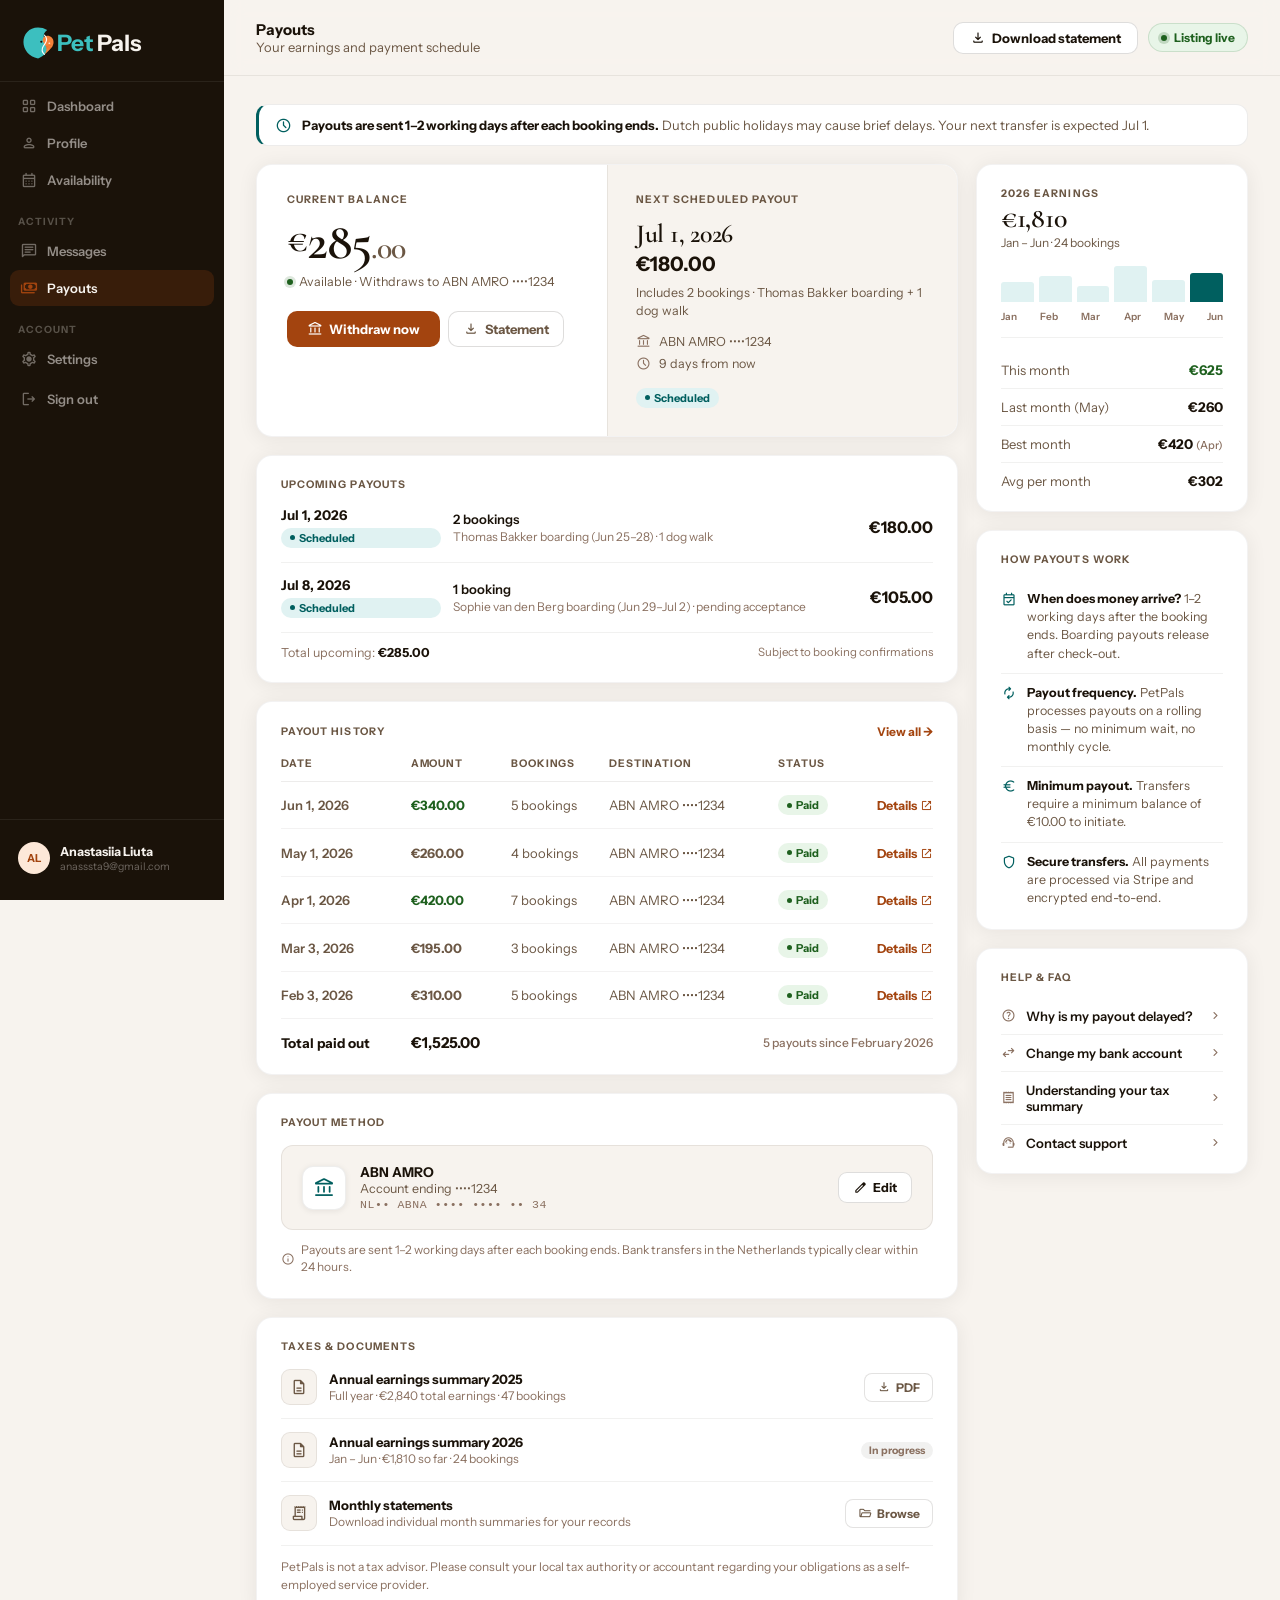
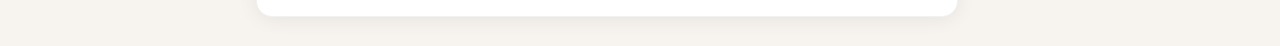
<file: sitter-payouts.html>
<!DOCTYPE html>
<html lang="en">
<head>
<meta charset="UTF-8">
<meta name="viewport" content="width=device-width, initial-scale=1.0">
<title>PetPals — Payouts</title>
<link rel="stylesheet" href="https://fonts.googleapis.com/css2?family=Cormorant+Garamond:wght@500;600&family=Instrument+Sans:wght@400;500;600;700&display=swap">
<link rel="stylesheet" href="https://fonts.googleapis.com/css2?family=Material+Symbols+Rounded:opsz,wght,FILL,GRAD@24,400,1,0">
<style>
*,*::before,*::after{box-sizing:border-box;margin:0;padding:0}

:root{
  --ink:#1A1209;--body:#4A3728;--muted:#6B5744;--faint:#8A7060;
  --bg:#F7F3EE;--sand:#EDE5DA;--surface:#fff;
  --coral:#A3440F;--coral-soft:#FDE8D8;
  --teal:#005F5F;--teal-soft:#E0F2F2;
  --green:#1E601E;--green-soft:#E8F5E8;
  --amber:#92400E;--amber-soft:#FEF3C7;
  --sidebar:#1A1209;--sidebar-w:224px;
  --font-body:"Instrument Sans",system-ui,sans-serif;
  --font-display:"Cormorant Garamond",Georgia,serif;
  --shadow:0 2px 20px rgba(26,18,9,.07);
}

*{box-sizing:border-box;margin:0;padding:0}
body{font-family:var(--font-body);background:var(--bg);color:var(--ink);-webkit-font-smoothing:antialiased;display:flex;min-height:100dvh}

/* ── SIDEBAR ─────────────────────────── */
.sidebar{width:var(--sidebar-w);flex-shrink:0;background:var(--sidebar);display:flex;flex-direction:column;position:sticky;top:0;height:100dvh;overflow-y:auto}
.sb-logo{padding:24px 20px 18px;border-bottom:1px solid rgba(255,255,255,.07);margin-bottom:6px}
.sb-wordmark{font-family:var(--font-display);font-size:21px;font-weight:600;color:#F7F3EE;letter-spacing:-.02em}
.sb-wordmark em{color:var(--coral);font-style:normal}
.sb-section{padding:0 10px;margin-bottom:2px}
.sb-section-label{font-size:10px;font-weight:700;text-transform:uppercase;letter-spacing:.1em;color:rgba(247,243,238,.28);padding:14px 8px 5px}
.nav-item{display:flex;align-items:center;gap:9px;padding:9px 10px;border-radius:9px;margin-bottom:1px;cursor:pointer;font-size:13px;font-weight:600;color:rgba(247,243,238,.55);text-decoration:none;transition:all .15s;border:none;background:none;font-family:inherit;width:100%}
.nav-item:hover{background:rgba(255,255,255,.07);color:rgba(247,243,238,.9)}
.nav-item.active{background:rgba(163,68,15,.22);color:#F7F3EE}
.nav-icon{font-size:18px;flex-shrink:0;color:rgba(247,243,238,.4);transition:color .15s}
.nav-item:hover .nav-icon,.nav-item.active .nav-icon{color:var(--coral)}
.sb-footer{margin-top:auto;padding:14px 10px 18px;border-top:1px solid rgba(255,255,255,.07)}
.sb-user{display:flex;align-items:center;gap:10px;padding:8px;border-radius:10px;cursor:pointer;transition:background .15s}
.sb-user:hover{background:rgba(255,255,255,.07)}
.sb-av{width:32px;height:32px;border-radius:50%;background:var(--coral-soft);display:flex;align-items:center;justify-content:center;font-size:11px;font-weight:800;color:var(--coral);flex-shrink:0}
.sb-name{font-size:12.5px;font-weight:700;color:#F7F3EE;margin-bottom:1px;line-height:1.2}
.sb-email{font-size:10.5px;color:rgba(247,243,238,.38);white-space:nowrap;overflow:hidden;text-overflow:ellipsis;max-width:130px}

/* ── MAIN ────────────────────────────── */
.main{flex:1;min-width:0;overflow-y:auto}
.topbar{display:flex;align-items:center;justify-content:space-between;padding:20px 32px;border-bottom:1px solid rgba(26,18,9,.07);background:rgba(247,243,238,.88);backdrop-filter:blur(10px);position:sticky;top:0;z-index:10}
.topbar-title{font-size:15px;font-weight:700;color:var(--ink)}
.topbar-sub{font-size:13px;color:var(--muted)}
.topbar-right{display:flex;align-items:center;gap:10px}
.live-pill{display:inline-flex;align-items:center;gap:7px;font-size:12px;font-weight:700;padding:6px 12px;border-radius:99px;background:var(--green-soft);color:var(--green);border:1px solid rgba(30,96,30,.15)}
.live-dot{width:6px;height:6px;border-radius:50%;background:var(--green);flex-shrink:0;box-shadow:0 0 0 3px rgba(30,96,30,.2)}
.btn-stmt{display:inline-flex;align-items:center;gap:6px;padding:7px 16px;border-radius:10px;border:1.5px solid rgba(26,18,9,.14);background:#fff;font-family:inherit;font-size:13px;font-weight:700;color:var(--ink);cursor:pointer;transition:all .15s}
.btn-stmt:hover{border-color:var(--ink)}

.content{padding:28px 32px}
.dash-grid{display:grid;grid-template-columns:1fr 272px;gap:18px;align-items:start}

/* ── CARDS ───────────────────────────── */
.card{background:var(--surface);border-radius:16px;padding:22px 24px;box-shadow:var(--shadow);border:1px solid rgba(26,18,9,.05)}
.card+.card{margin-top:18px}
.card-label{font-size:10.5px;font-weight:700;text-transform:uppercase;letter-spacing:.1em;color:var(--muted);margin-bottom:4px}
.card-desc{font-size:12.5px;color:var(--faint);margin-bottom:16px;line-height:1.45}
.card-divider{height:1px;background:rgba(26,18,9,.06);margin:16px 0}

/* ── INFO BANNER ─────────────────────── */
.info-banner{display:flex;align-items:center;gap:10px;padding:11px 16px;background:#fff;border:1px solid rgba(26,18,9,.08);border-left:3px solid var(--teal);border-radius:12px;margin-bottom:18px}
.info-banner-icon{font-size:17px;color:var(--teal);flex-shrink:0}
.info-banner-text{font-size:13px;color:var(--muted);line-height:1.4}
.info-banner-text strong{color:var(--ink)}

/* ── BALANCE CARD ────────────────────── */
.balance-card{background:var(--surface);border-radius:16px;box-shadow:var(--shadow);border:1px solid rgba(26,18,9,.05);overflow:hidden;display:grid;grid-template-columns:1fr 1fr;margin-bottom:18px}
.balance-main{padding:28px 30px}
.balance-aside{padding:28px 28px;background:var(--bg);border-left:1px solid rgba(26,18,9,.07)}

.balance-eyebrow{font-size:10.5px;font-weight:700;text-transform:uppercase;letter-spacing:.1em;color:var(--muted);margin-bottom:10px}
.balance-amount{font-family:var(--font-display);font-size:52px;font-weight:600;color:var(--ink);letter-spacing:-.02em;line-height:1;margin-bottom:6px}
.balance-amount .currency{font-size:36px;vertical-align:top;margin-top:6px;display:inline-block}
.balance-sub{font-size:12.5px;color:var(--muted);margin-bottom:22px;display:flex;align-items:center;gap:6px}
.balance-sub-dot{width:6px;height:6px;border-radius:50%;background:var(--green);box-shadow:0 0 0 3px rgba(30,96,30,.15);flex-shrink:0}
.balance-actions{display:flex;gap:8px}
.btn-withdraw{display:inline-flex;align-items:center;gap:6px;padding:9px 20px;border-radius:10px;border:none;font-family:inherit;font-size:13px;font-weight:700;background:var(--coral);color:#fff;cursor:pointer;transition:background .15s}
.btn-withdraw:hover{background:#8a380c}
.btn-withdraw .material-symbols-rounded{font-size:16px}
.btn-dl{display:inline-flex;align-items:center;gap:6px;padding:9px 14px;border-radius:10px;border:1.5px solid rgba(26,18,9,.14);background:#fff;font-family:inherit;font-size:13px;font-weight:700;color:var(--muted);cursor:pointer;transition:all .15s}
.btn-dl:hover{border-color:var(--ink);color:var(--ink)}
.btn-dl .material-symbols-rounded{font-size:16px}

.next-payout-date{font-family:var(--font-display);font-size:26px;font-weight:600;color:var(--ink);margin-bottom:3px;letter-spacing:-.01em}
.next-payout-amount{font-size:20px;font-weight:700;color:var(--ink);margin-bottom:8px}
.next-payout-sub{font-size:12.5px;color:var(--muted);margin-bottom:14px;line-height:1.45}
.next-payout-meta{display:flex;flex-direction:column;gap:7px}
.next-meta-row{display:flex;align-items:center;gap:8px;font-size:12.5px;color:var(--muted)}
.next-meta-row .material-symbols-rounded{font-size:15px;color:var(--faint)}

/* ── STATUS BADGES ───────────────────── */
.badge{display:inline-flex;align-items:center;gap:4px;font-size:11px;font-weight:700;padding:3px 9px;border-radius:99px}
.badge-paid{background:var(--green-soft);color:var(--green)}
.badge-sched{background:var(--teal-soft);color:var(--teal)}
.badge-proc{background:var(--amber-soft);color:var(--amber)}
.badge-dot{width:5px;height:5px;border-radius:50%;flex-shrink:0}
.badge-paid .badge-dot{background:var(--green)}
.badge-sched .badge-dot{background:var(--teal)}
.badge-proc .badge-dot{background:var(--amber)}

/* ── UPCOMING PAYOUTS ────────────────── */
.upcoming-list{display:flex;flex-direction:column;gap:0}
.upcoming-row{display:grid;grid-template-columns:160px 1fr auto;align-items:center;gap:12px;padding:14px 0;border-bottom:1px solid rgba(26,18,9,.06)}
.upcoming-row:last-child{border-bottom:none;padding-bottom:0}
.upcoming-row:first-child{padding-top:0}
.upcoming-date-col{display:flex;flex-direction:column;gap:5px}
.upcoming-date{font-size:13.5px;font-weight:700;color:var(--ink)}
.upcoming-desc-col{display:flex;flex-direction:column;gap:2px}
.upcoming-bk{font-size:13px;color:var(--ink);font-weight:600}
.upcoming-dest{font-size:12px;color:var(--faint)}
.upcoming-amount-col{font-size:16px;font-weight:700;color:var(--ink);text-align:right;white-space:nowrap}

/* ── PAYOUT HISTORY TABLE ────────────── */
.hist-table{width:100%;border-collapse:collapse}
.hist-table th{font-size:10.5px;font-weight:700;text-transform:uppercase;letter-spacing:.08em;color:var(--muted);text-align:left;padding:0 0 11px;border-bottom:1.5px solid rgba(26,18,9,.08)}
.hist-table th:last-child,.hist-table td:last-child{text-align:right}
.hist-table td{padding:13px 0;border-bottom:1px solid rgba(26,18,9,.05);font-size:13px;color:var(--muted);vertical-align:middle}
.hist-table tbody tr:last-child td{border-bottom:none;padding-bottom:0}
.hist-table tbody tr:first-child td{padding-top:13px}
.hist-date{color:var(--ink);font-weight:600}
.hist-amount{color:var(--ink);font-weight:700;font-size:14px}
.hist-amount.strong{color:var(--green)}
.hist-link{color:var(--coral);font-weight:700;font-size:12.5px;text-decoration:none;display:inline-flex;align-items:center;gap:3px}
.hist-link:hover{text-decoration:underline}
.hist-total-row td{padding-top:14px;border-top:1.5px solid rgba(26,18,9,.09);border-bottom:none;font-size:13.5px;font-weight:700;color:var(--ink)}
.hist-total-row .hist-amount{font-size:15px;color:var(--ink)}

/* ── PAYOUT METHOD ───────────────────── */
.method-card{display:flex;align-items:center;gap:14px;padding:18px 20px;background:var(--bg);border-radius:12px;border:1px solid rgba(26,18,9,.08)}
.method-icon{width:44px;height:44px;border-radius:11px;background:#fff;display:flex;align-items:center;justify-content:center;flex-shrink:0;box-shadow:0 1px 6px rgba(26,18,9,.08);border:1px solid rgba(26,18,9,.07)}
.method-icon .material-symbols-rounded{font-size:22px;color:var(--teal)}
.method-info{flex:1;min-width:0}
.method-bank{font-size:13.5px;font-weight:700;color:var(--ink)}
.method-account{font-size:12.5px;color:var(--muted);margin-top:1px}
.method-iban{font-size:11.5px;color:var(--faint);margin-top:2px;font-family:monospace;letter-spacing:.05em}
.btn-edit{display:inline-flex;align-items:center;gap:5px;padding:7px 14px;border-radius:9px;border:1.5px solid rgba(26,18,9,.14);background:#fff;font-family:inherit;font-size:12.5px;font-weight:700;color:var(--ink);cursor:pointer;transition:all .13s;flex-shrink:0}
.btn-edit:hover{border-color:var(--ink)}
.btn-edit .material-symbols-rounded{font-size:15px}
.method-helper{font-size:12px;color:var(--faint);margin-top:12px;display:flex;align-items:center;gap:6px;line-height:1.4}
.method-helper .material-symbols-rounded{font-size:14px;flex-shrink:0;color:var(--faint)}

/* ── TAXES ───────────────────────────── */
.tax-list{display:flex;flex-direction:column;gap:0}
.tax-row{display:flex;align-items:center;gap:12px;padding:13px 0;border-bottom:1px solid rgba(26,18,9,.06)}
.tax-row:last-child{border-bottom:none;padding-bottom:0}
.tax-row:first-child{padding-top:0}
.tax-icon{width:36px;height:36px;border-radius:9px;background:var(--bg);display:flex;align-items:center;justify-content:center;flex-shrink:0;border:1px solid rgba(26,18,9,.08)}
.tax-icon .material-symbols-rounded{font-size:18px;color:var(--muted)}
.tax-info{flex:1;min-width:0}
.tax-name{font-size:13px;font-weight:700;color:var(--ink)}
.tax-desc{font-size:12px;color:var(--faint);margin-top:1px}
.btn-tax{display:inline-flex;align-items:center;gap:5px;padding:6px 12px;border-radius:8px;border:1.5px solid rgba(26,18,9,.12);background:#fff;font-family:inherit;font-size:12px;font-weight:700;color:var(--muted);cursor:pointer;transition:all .13s;white-space:nowrap;flex-shrink:0}
.btn-tax:hover{border-color:var(--ink);color:var(--ink)}
.btn-tax .material-symbols-rounded{font-size:14px}
.tax-chip{font-size:10.5px;font-weight:700;padding:2px 8px;border-radius:99px;background:rgba(26,18,9,.06);color:var(--faint);flex-shrink:0}

/* ── RIGHT COLUMN ────────────────────── */
.stat-row{display:flex;align-items:center;justify-content:space-between;padding:10px 0;border-bottom:1px solid rgba(26,18,9,.06)}
.stat-row:first-child{padding-top:0}
.stat-row:last-child{border-bottom:none;padding-bottom:0}
.stat-label{font-size:13px;color:var(--muted)}
.stat-val{font-size:13.5px;font-weight:700;color:var(--ink)}
.stat-val.green{color:var(--green)}
.stat-val.coral{color:var(--coral)}
.stat-sparkline{display:flex;align-items:flex-end;gap:3px;height:24px}
.spark-bar{width:8px;border-radius:2px 2px 0 0;background:var(--teal-soft);flex-shrink:0}
.spark-bar.current{background:var(--teal)}

.sched-row{display:flex;gap:10px;align-items:flex-start;padding:10px 0;border-bottom:1px solid rgba(26,18,9,.06)}
.sched-row:first-child{padding-top:0}
.sched-row:last-child{border-bottom:none;padding-bottom:0}
.sched-icon{font-size:16px;color:var(--teal);flex-shrink:0;margin-top:1px}
.sched-text{font-size:12.5px;color:var(--muted);line-height:1.45}
.sched-text strong{color:var(--ink)}

.help-row{display:flex;align-items:center;gap:10px;padding:10px 0;border-bottom:1px solid rgba(26,18,9,.06);cursor:pointer;text-decoration:none}
.help-row:first-child{padding-top:0}
.help-row:last-child{border-bottom:none;padding-bottom:0}
.help-row:hover .help-label{color:var(--coral)}
.help-icon{font-size:15px;color:var(--faint);flex-shrink:0}
.help-label{font-size:13px;font-weight:600;color:var(--ink);flex:1;transition:color .13s}
.help-arrow{font-size:15px;color:var(--faint)}

/* ── RESPONSIVE ──────────────────────── */
@media(max-width:920px){
  .dash-grid{grid-template-columns:1fr}
  .balance-card{grid-template-columns:1fr}
  .balance-aside{border-left:none;border-top:1px solid rgba(26,18,9,.07)}
  .content{padding:20px 16px}
  .topbar{padding:14px 16px}
  .upcoming-row{grid-template-columns:1fr auto}
  .upcoming-desc-col{display:none}
}
</style>
</head>
<body>

<!-- ══ SIDEBAR ══════════════════════════ -->
<nav class="sidebar">
  <div class="sb-logo">
    <svg width="154" height="39" viewBox="0 0 190 48" xmlns="http://www.w3.org/2000/svg" style="display:block">
      <g transform="translate(2,2) scale(0.225)">
        <path d="M90 10 C40 10,10 48,10 90 C10 132,40 170,90 180 C102 175,115 168,125 158 L145 138 C155 128,158 112,148 100 L130 80 C118 66,118 46,130 34 L140 24 C125 14,108 10,90 10Z" fill="#3CBFBF"/>
        <path d="M125 158 C135 148,158 130,168 115 C178 100,178 78,165 65 C155 55,140 52,128 58 C118 64,112 76,118 90 L130 108 C140 122,138 142,125 158Z" fill="#F5823A"/>
        <path d="M125 158 C115 148,108 130,118 114 L130 96 C140 80,136 62,125 52" fill="none" stroke="white" stroke-width="6" stroke-linecap="round"/>
        <ellipse cx="108" cy="88" rx="6" ry="5" fill="#0D0905"/>
        <ellipse cx="152" cy="96" rx="5" ry="4" fill="white" opacity="0.85"/>
        <line x1="135" y1="114" x2="160" y2="109" stroke="#c74a0a" stroke-width="1.5" stroke-linecap="round"/>
        <line x1="135" y1="122" x2="160" y2="122" stroke="#c74a0a" stroke-width="1.5" stroke-linecap="round"/>
      </g>
      <text x="46" y="33" font-family="'Instrument Sans',Arial,sans-serif" font-size="28" font-weight="800" fill="#3CBFBF">Pet</text>
      <text x="95" y="33" font-family="'Instrument Sans',Arial,sans-serif" font-size="28" font-weight="800" fill="#F7F3EE">Pals</text>
    </svg>
  </div>

  <div class="sb-section">
    <a class="nav-item" href="sitter-dashboard.html">
      <span class="material-symbols-rounded nav-icon">grid_view</span>
      Dashboard
    </a>
    <a class="nav-item" href="sitter-profile.html">
      <span class="material-symbols-rounded nav-icon">person</span>
      Profile
    </a>
    <a class="nav-item" href="sitter-availability.html">
      <span class="material-symbols-rounded nav-icon">calendar_month</span>
      Availability
    </a>
  </div>

  <div class="sb-section">
    <div class="sb-section-label">Activity</div>
    <a class="nav-item" href="sitter-messages.html">
      <span class="material-symbols-rounded nav-icon">chat</span>
      Messages
    </a>
    <a class="nav-item active" href="#">
      <span class="material-symbols-rounded nav-icon">payments</span>
      Payouts
    </a>
  </div>

  <div class="sb-section">
    <div class="sb-section-label">Account</div>
    <a class="nav-item" href="sitter-settings.html">
      <span class="material-symbols-rounded nav-icon">settings</span>
      Settings
    </a>
    <a class="nav-item" href="index.html" style="margin-top:4px">
      <span class="material-symbols-rounded nav-icon">logout</span>
      Sign out
    </a>
  </div>

  <div class="sb-footer">
    <div class="sb-user">
      <div class="sb-av">AL</div>
      <div style="min-width:0">
        <div class="sb-name">Anastasiia Liuta</div>
        <div class="sb-email">anasssta9@gmail.com</div>
      </div>
    </div>
  </div>
</nav>

<!-- ══ MAIN ══════════════════════════════ -->
<main class="main">

  <div class="topbar">
    <div>
      <div class="topbar-title">Payouts</div>
      <div class="topbar-sub">Your earnings and payment schedule</div>
    </div>
    <div class="topbar-right">
      <button class="btn-stmt">
        <span class="material-symbols-rounded" style="font-size:16px">download</span>
        Download statement
      </button>
      <div class="live-pill">
        <span class="live-dot"></span>
        Listing live
      </div>
    </div>
  </div>

  <div class="content">

    <!-- INFO BANNER -->
    <div class="info-banner">
      <span class="material-symbols-rounded info-banner-icon">schedule</span>
      <span class="info-banner-text">
        <strong>Payouts are sent 1–2 working days after each booking ends.</strong>
        Dutch public holidays may cause brief delays. Your next transfer is expected Jul 1.
      </span>
    </div>

    <div class="dash-grid">

      <!-- ══ LEFT COLUMN ════════════════════ -->
      <div>

        <!-- ① BALANCE CARD ────────────────── -->
        <div class="balance-card">
          <div class="balance-main">
            <div class="balance-eyebrow">Current balance</div>
            <div class="balance-amount"><span class="currency">€</span>285<span style="font-size:32px;color:var(--muted)">.00</span></div>
            <div class="balance-sub">
              <span class="balance-sub-dot"></span>
              Available · Withdraws to ABN AMRO ••••1234
            </div>
            <div class="balance-actions">
              <button class="btn-withdraw">
                <span class="material-symbols-rounded">account_balance</span>
                Withdraw now
              </button>
              <button class="btn-dl">
                <span class="material-symbols-rounded">download</span>
                Statement
              </button>
            </div>
          </div>

          <div class="balance-aside">
            <div class="balance-eyebrow" style="margin-bottom:12px">Next scheduled payout</div>
            <div class="next-payout-date">Jul 1, 2026</div>
            <div class="next-payout-amount">€180.00</div>
            <div class="next-payout-sub">Includes 2 bookings · Thomas Bakker boarding + 1 dog walk</div>
            <div class="next-payout-meta">
              <div class="next-meta-row">
                <span class="material-symbols-rounded">account_balance</span>
                ABN AMRO ••••1234
              </div>
              <div class="next-meta-row">
                <span class="material-symbols-rounded">schedule</span>
                9 days from now
              </div>
              <div style="margin-top:6px">
                <span class="badge badge-sched"><span class="badge-dot"></span>Scheduled</span>
              </div>
            </div>
          </div>
        </div>

        <!-- ② UPCOMING PAYOUTS ─────────────── -->
        <div class="card">
          <div class="card-label" style="margin-bottom:16px">Upcoming payouts</div>
          <div class="upcoming-list">

            <div class="upcoming-row">
              <div class="upcoming-date-col">
                <div class="upcoming-date">Jul 1, 2026</div>
                <span class="badge badge-sched"><span class="badge-dot"></span>Scheduled</span>
              </div>
              <div class="upcoming-desc-col">
                <div class="upcoming-bk">2 bookings</div>
                <div class="upcoming-dest">Thomas Bakker boarding (Jun 25–28) · 1 dog walk</div>
              </div>
              <div class="upcoming-amount-col">€180.00</div>
            </div>

            <div class="upcoming-row">
              <div class="upcoming-date-col">
                <div class="upcoming-date">Jul 8, 2026</div>
                <span class="badge badge-sched"><span class="badge-dot"></span>Scheduled</span>
              </div>
              <div class="upcoming-desc-col">
                <div class="upcoming-bk">1 booking</div>
                <div class="upcoming-dest">Sophie van den Berg boarding (Jun 29–Jul 2) · pending acceptance</div>
              </div>
              <div class="upcoming-amount-col">€105.00</div>
            </div>

          </div>
          <div style="margin-top:14px;padding-top:12px;border-top:1px solid rgba(26,18,9,.06);font-size:12.5px;color:var(--faint);display:flex;justify-content:space-between;align-items:center">
            <span>Total upcoming: <strong style="color:var(--ink)">€285.00</strong></span>
            <span style="font-size:11.5px">Subject to booking confirmations</span>
          </div>
        </div>

        <!-- ③ PAYOUT HISTORY ───────────────── -->
        <div class="card">
          <div style="display:flex;align-items:center;justify-content:space-between;margin-bottom:18px">
            <div class="card-label" style="margin-bottom:0">Payout history</div>
            <button style="font-size:12px;font-weight:700;color:var(--coral);background:none;border:none;cursor:pointer;padding:0;font-family:inherit">
              View all →
            </button>
          </div>

          <table class="hist-table">
            <thead>
              <tr>
                <th>Date</th>
                <th>Amount</th>
                <th>Bookings</th>
                <th>Destination</th>
                <th>Status</th>
                <th></th>
              </tr>
            </thead>
            <tbody>
              <tr>
                <td class="hist-date">Jun 1, 2026</td>
                <td class="hist-amount strong">€340.00</td>
                <td>5 bookings</td>
                <td>ABN AMRO ••••1234</td>
                <td><span class="badge badge-paid"><span class="badge-dot"></span>Paid</span></td>
                <td><a class="hist-link" href="#">Details <span class="material-symbols-rounded" style="font-size:13px;vertical-align:middle">open_in_new</span></a></td>
              </tr>
              <tr>
                <td class="hist-date">May 1, 2026</td>
                <td class="hist-amount">€260.00</td>
                <td>4 bookings</td>
                <td>ABN AMRO ••••1234</td>
                <td><span class="badge badge-paid"><span class="badge-dot"></span>Paid</span></td>
                <td><a class="hist-link" href="#">Details <span class="material-symbols-rounded" style="font-size:13px;vertical-align:middle">open_in_new</span></a></td>
              </tr>
              <tr>
                <td class="hist-date">Apr 1, 2026</td>
                <td class="hist-amount strong">€420.00</td>
                <td>7 bookings</td>
                <td>ABN AMRO ••••1234</td>
                <td><span class="badge badge-paid"><span class="badge-dot"></span>Paid</span></td>
                <td><a class="hist-link" href="#">Details <span class="material-symbols-rounded" style="font-size:13px;vertical-align:middle">open_in_new</span></a></td>
              </tr>
              <tr>
                <td class="hist-date">Mar 3, 2026</td>
                <td class="hist-amount">€195.00</td>
                <td>3 bookings</td>
                <td>ABN AMRO ••••1234</td>
                <td><span class="badge badge-paid"><span class="badge-dot"></span>Paid</span></td>
                <td><a class="hist-link" href="#">Details <span class="material-symbols-rounded" style="font-size:13px;vertical-align:middle">open_in_new</span></a></td>
              </tr>
              <tr>
                <td class="hist-date">Feb 3, 2026</td>
                <td class="hist-amount">€310.00</td>
                <td>5 bookings</td>
                <td>ABN AMRO ••••1234</td>
                <td><span class="badge badge-paid"><span class="badge-dot"></span>Paid</span></td>
                <td><a class="hist-link" href="#">Details <span class="material-symbols-rounded" style="font-size:13px;vertical-align:middle">open_in_new</span></a></td>
              </tr>
              <tr class="hist-total-row">
                <td>Total paid out</td>
                <td class="hist-amount">€1,525.00</td>
                <td colspan="4" style="color:var(--faint);font-size:12px;font-weight:500">5 payouts since February 2026</td>
              </tr>
            </tbody>
          </table>
        </div>

        <!-- ④ PAYOUT METHOD ────────────────── -->
        <div class="card">
          <div class="card-label" style="margin-bottom:16px">Payout method</div>
          <div class="method-card">
            <div class="method-icon">
              <span class="material-symbols-rounded">account_balance</span>
            </div>
            <div class="method-info">
              <div class="method-bank">ABN AMRO</div>
              <div class="method-account">Account ending ••••1234</div>
              <div class="method-iban">NL•• ABNA •••• •••• •• 34</div>
            </div>
            <button class="btn-edit">
              <span class="material-symbols-rounded">edit</span>
              Edit
            </button>
          </div>
          <div class="method-helper">
            <span class="material-symbols-rounded">info</span>
            Payouts are sent 1–2 working days after each booking ends. Bank transfers in the Netherlands typically clear within 24 hours.
          </div>
        </div>

        <!-- ⑤ TAXES & DOCUMENTS ────────────── -->
        <div class="card" style="margin-bottom:0">
          <div class="card-label" style="margin-bottom:16px">Taxes &amp; documents</div>
          <div class="tax-list">

            <div class="tax-row">
              <div class="tax-icon">
                <span class="material-symbols-rounded">description</span>
              </div>
              <div class="tax-info">
                <div class="tax-name">Annual earnings summary 2025</div>
                <div class="tax-desc">Full year · €2,840 total earnings · 47 bookings</div>
              </div>
              <button class="btn-tax">
                <span class="material-symbols-rounded">download</span>
                PDF
              </button>
            </div>

            <div class="tax-row">
              <div class="tax-icon">
                <span class="material-symbols-rounded">description</span>
              </div>
              <div class="tax-info">
                <div class="tax-name">Annual earnings summary 2026</div>
                <div class="tax-desc">Jan – Jun · €1,810 so far · 24 bookings</div>
              </div>
              <span class="tax-chip">In progress</span>
            </div>

            <div class="tax-row">
              <div class="tax-icon">
                <span class="material-symbols-rounded">receipt_long</span>
              </div>
              <div class="tax-info">
                <div class="tax-name">Monthly statements</div>
                <div class="tax-desc">Download individual month summaries for your records</div>
              </div>
              <button class="btn-tax">
                <span class="material-symbols-rounded">folder_open</span>
                Browse
              </button>
            </div>

          </div>
          <div style="margin-top:14px;padding-top:12px;border-top:1px solid rgba(26,18,9,.06);font-size:12px;color:var(--faint);line-height:1.5">
            PetPals is not a tax advisor. Please consult your local tax authority or accountant regarding your obligations as a self-employed service provider.
          </div>
        </div>

      </div><!-- /left column -->

      <!-- ══ RIGHT COLUMN ══════════════════ -->
      <div>

        <!-- Earnings summary -->
        <div class="card">
          <div class="card-label" style="margin-bottom:4px">2026 earnings</div>
          <div style="margin-bottom:16px">
            <div style="font-family:var(--font-display);font-size:28px;font-weight:600;color:var(--ink);letter-spacing:-.01em;line-height:1">€1,810</div>
            <div style="font-size:12px;color:var(--muted);margin-top:3px">Jan – Jun · 24 bookings</div>
          </div>

          <!-- Sparkline bars (visual only) -->
          <div style="display:flex;align-items:flex-end;gap:5px;height:36px;margin-bottom:8px">
            <div style="flex:1;background:var(--teal-soft);border-radius:3px 3px 0 0;height:55%"></div>
            <div style="flex:1;background:var(--teal-soft);border-radius:3px 3px 0 0;height:74%"></div>
            <div style="flex:1;background:var(--teal-soft);border-radius:3px 3px 0 0;height:46%"></div>
            <div style="flex:1;background:var(--teal-soft);border-radius:3px 3px 0 0;height:100%"></div>
            <div style="flex:1;background:var(--teal-soft);border-radius:3px 3px 0 0;height:62%"></div>
            <div style="flex:1;background:var(--teal);border-radius:3px 3px 0 0;height:81%"></div>
          </div>
          <div style="display:flex;justify-content:space-between;font-size:10px;color:var(--faint);font-weight:600;margin-bottom:14px">
            <span>Jan</span><span>Feb</span><span>Mar</span><span>Apr</span><span>May</span><span>Jun</span>
          </div>

          <div class="card-divider" style="margin:0 0 14px"></div>

          <div class="stat-row">
            <span class="stat-label">This month</span>
            <span class="stat-val green">€625</span>
          </div>
          <div class="stat-row">
            <span class="stat-label">Last month (May)</span>
            <span class="stat-val">€260</span>
          </div>
          <div class="stat-row">
            <span class="stat-label">Best month</span>
            <span class="stat-val">€420 <span style="font-size:11px;color:var(--faint);font-weight:500">(Apr)</span></span>
          </div>
          <div class="stat-row">
            <span class="stat-label">Avg per month</span>
            <span class="stat-val">€302</span>
          </div>
        </div>

        <!-- Payout schedule -->
        <div class="card">
          <div class="card-label" style="margin-bottom:14px">How payouts work</div>
          <div class="sched-row">
            <span class="material-symbols-rounded sched-icon">event_available</span>
            <div class="sched-text"><strong>When does money arrive?</strong> 1–2 working days after the booking ends. Boarding payouts release after check-out.</div>
          </div>
          <div class="sched-row">
            <span class="material-symbols-rounded sched-icon">autorenew</span>
            <div class="sched-text"><strong>Payout frequency.</strong> PetPals processes payouts on a rolling basis — no minimum wait, no monthly cycle.</div>
          </div>
          <div class="sched-row">
            <span class="material-symbols-rounded sched-icon">euro</span>
            <div class="sched-text"><strong>Minimum payout.</strong> Transfers require a minimum balance of €10.00 to initiate.</div>
          </div>
          <div class="sched-row">
            <span class="material-symbols-rounded sched-icon">shield</span>
            <div class="sched-text"><strong>Secure transfers.</strong> All payments are processed via Stripe and encrypted end-to-end.</div>
          </div>
        </div>

        <!-- Help & FAQ -->
        <div class="card">
          <div class="card-label" style="margin-bottom:14px">Help &amp; FAQ</div>
          <a class="help-row" href="#">
            <span class="material-symbols-rounded help-icon">help_outline</span>
            <span class="help-label">Why is my payout delayed?</span>
            <span class="material-symbols-rounded help-arrow">chevron_right</span>
          </a>
          <a class="help-row" href="#">
            <span class="material-symbols-rounded help-icon">swap_horiz</span>
            <span class="help-label">Change my bank account</span>
            <span class="material-symbols-rounded help-arrow">chevron_right</span>
          </a>
          <a class="help-row" href="#">
            <span class="material-symbols-rounded help-icon">receipt</span>
            <span class="help-label">Understanding your tax summary</span>
            <span class="material-symbols-rounded help-arrow">chevron_right</span>
          </a>
          <a class="help-row" href="#">
            <span class="material-symbols-rounded help-icon">support_agent</span>
            <span class="help-label">Contact support</span>
            <span class="material-symbols-rounded help-arrow">chevron_right</span>
          </a>
        </div>

      </div><!-- /right column -->

    </div><!-- /dash-grid -->
  </div><!-- /content -->
</main>

</body>
</html>
</file>
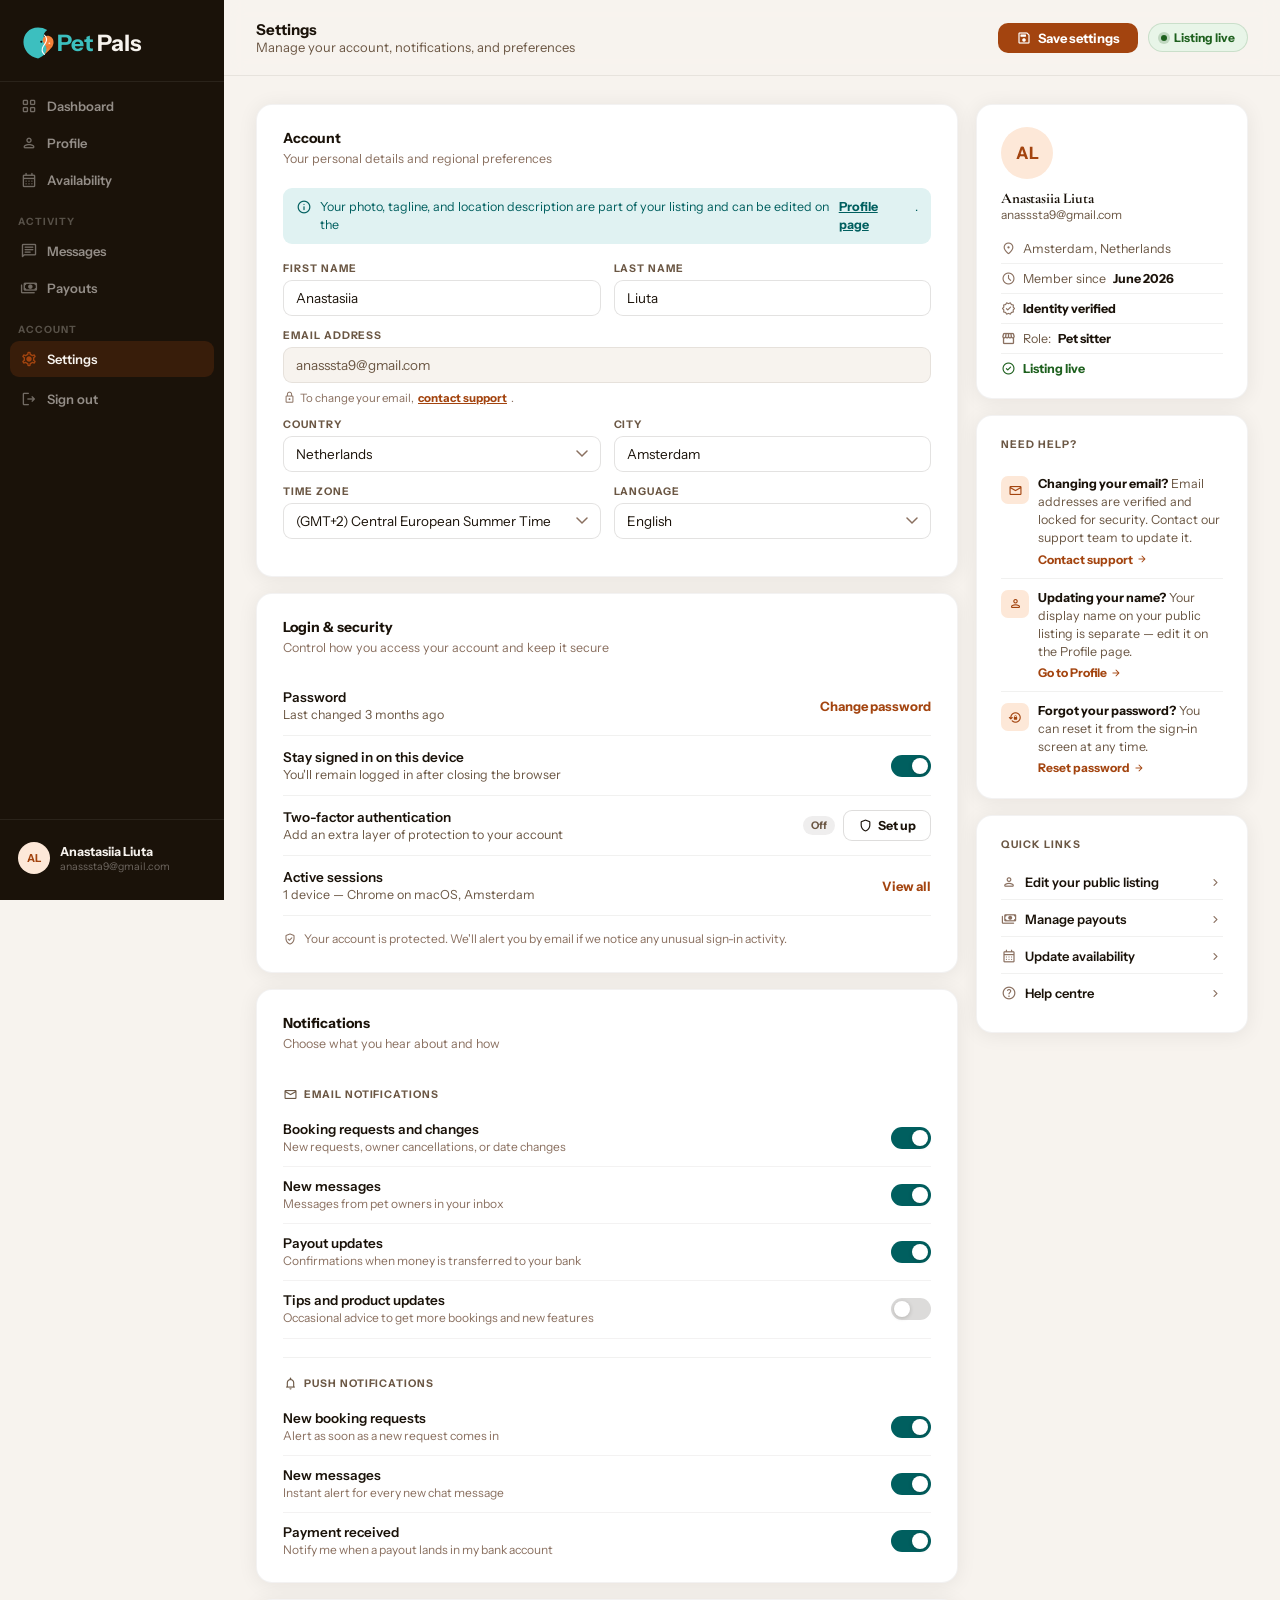
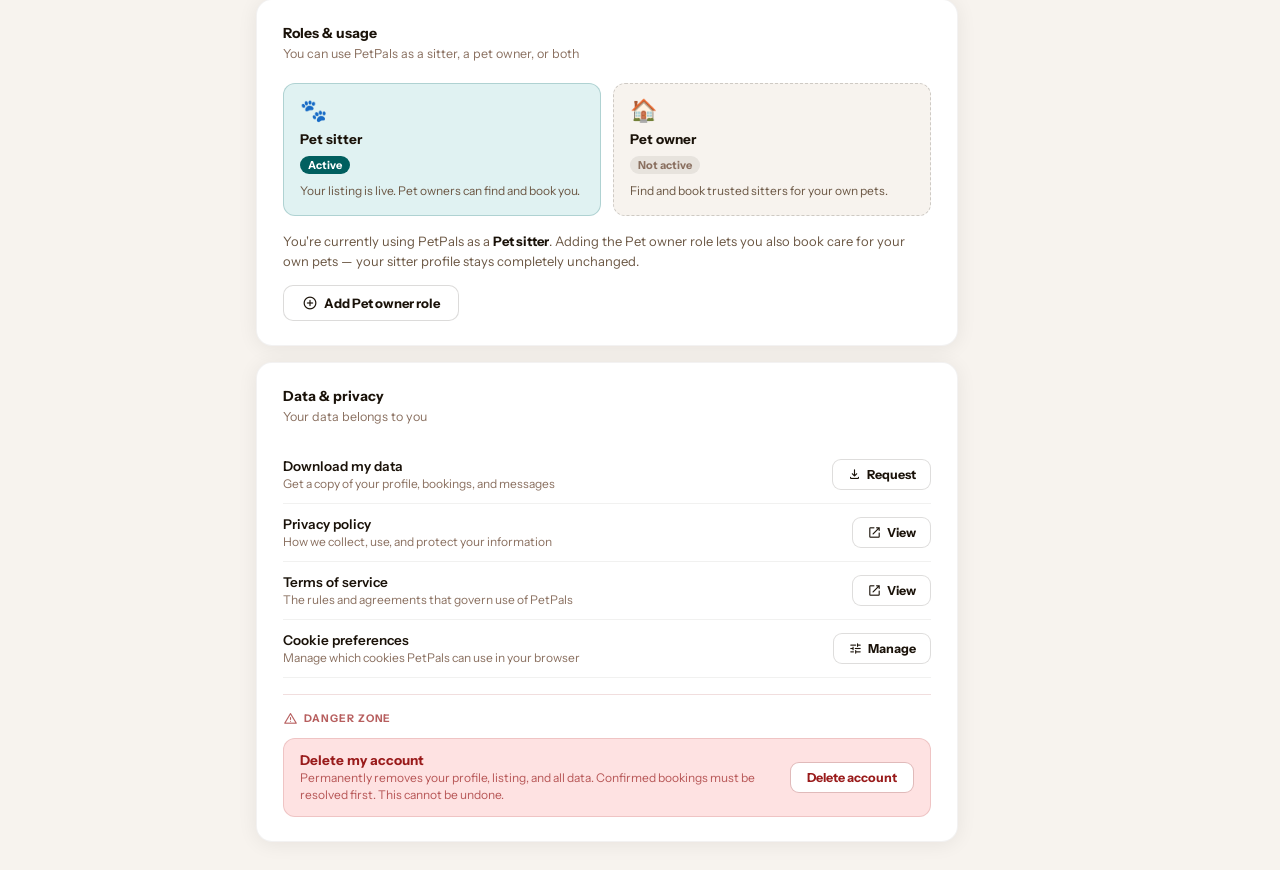
<file: sitter-settings.html>
<!DOCTYPE html>
<html lang="en">
<head>
<meta charset="UTF-8">
<meta name="viewport" content="width=device-width, initial-scale=1.0">
<title>PetPals — Settings</title>
<link rel="stylesheet" href="https://fonts.googleapis.com/css2?family=Cormorant+Garamond:wght@500;600&family=Instrument+Sans:wght@400;500;600;700&display=swap">
<link rel="stylesheet" href="https://fonts.googleapis.com/css2?family=Material+Symbols+Rounded:opsz,wght,FILL,GRAD@24,400,1,0">
<style>
*,*::before,*::after{box-sizing:border-box;margin:0;padding:0}

:root{
  --ink:#1A1209;--body:#4A3728;--muted:#6B5744;--faint:#8A7060;
  --bg:#F7F3EE;--sand:#EDE5DA;--surface:#fff;
  --coral:#A3440F;--coral-soft:#FDE8D8;
  --teal:#005F5F;--teal-soft:#E0F2F2;
  --green:#1E601E;--green-soft:#E8F5E8;
  --amber:#92400E;--amber-soft:#FEF3C7;
  --red:#991B1B;--red-soft:#FEE2E2;
  --sidebar:#1A1209;--sidebar-w:224px;
  --font-body:"Instrument Sans",system-ui,sans-serif;
  --font-display:"Cormorant Garamond",Georgia,serif;
  --shadow:0 2px 20px rgba(26,18,9,.07);
}

body{font-family:var(--font-body);background:var(--bg);color:var(--ink);-webkit-font-smoothing:antialiased;display:flex;min-height:100dvh}

/* ── SIDEBAR ─────────────────────────── */
.sidebar{width:var(--sidebar-w);flex-shrink:0;background:var(--sidebar);display:flex;flex-direction:column;position:sticky;top:0;height:100dvh;overflow-y:auto}
.sb-logo{padding:24px 20px 18px;border-bottom:1px solid rgba(255,255,255,.07);margin-bottom:6px}
.sb-wordmark{font-family:var(--font-display);font-size:21px;font-weight:600;color:#F7F3EE;letter-spacing:-.02em}
.sb-wordmark em{color:var(--coral);font-style:normal}
.sb-section{padding:0 10px;margin-bottom:2px}
.sb-section-label{font-size:10px;font-weight:700;text-transform:uppercase;letter-spacing:.1em;color:rgba(247,243,238,.28);padding:14px 8px 5px}
.nav-item{display:flex;align-items:center;gap:9px;padding:9px 10px;border-radius:9px;margin-bottom:1px;cursor:pointer;font-size:13px;font-weight:600;color:rgba(247,243,238,.55);text-decoration:none;transition:all .15s;border:none;background:none;font-family:inherit;width:100%}
.nav-item:hover{background:rgba(255,255,255,.07);color:rgba(247,243,238,.9)}
.nav-item.active{background:rgba(163,68,15,.22);color:#F7F3EE}
.nav-icon{font-size:18px;flex-shrink:0;color:rgba(247,243,238,.4);transition:color .15s}
.nav-item:hover .nav-icon,.nav-item.active .nav-icon{color:var(--coral)}
.sb-footer{margin-top:auto;padding:14px 10px 18px;border-top:1px solid rgba(255,255,255,.07)}
.sb-user{display:flex;align-items:center;gap:10px;padding:8px;border-radius:10px;cursor:pointer;transition:background .15s}
.sb-user:hover{background:rgba(255,255,255,.07)}
.sb-av{width:32px;height:32px;border-radius:50%;background:var(--coral-soft);display:flex;align-items:center;justify-content:center;font-size:11px;font-weight:800;color:var(--coral);flex-shrink:0}
.sb-name{font-size:12.5px;font-weight:700;color:#F7F3EE;margin-bottom:1px;line-height:1.2}
.sb-email{font-size:10.5px;color:rgba(247,243,238,.38);white-space:nowrap;overflow:hidden;text-overflow:ellipsis;max-width:130px}

/* ── MAIN ────────────────────────────── */
.main{flex:1;min-width:0;overflow-y:auto}
.topbar{display:flex;align-items:center;justify-content:space-between;padding:20px 32px;border-bottom:1px solid rgba(26,18,9,.07);background:rgba(247,243,238,.88);backdrop-filter:blur(10px);position:sticky;top:0;z-index:10}
.topbar-title{font-size:15px;font-weight:700;color:var(--ink)}
.topbar-sub{font-size:13px;color:var(--muted)}
.topbar-right{display:flex;align-items:center;gap:10px}
.save-state{font-size:12.5px;font-weight:600;display:none;align-items:center;gap:5px}
.save-state.show{display:inline-flex}
.save-state.ok{color:var(--green)}
.save-state.warn{color:var(--coral)}
.save-state .material-symbols-rounded{font-size:15px}
.btn-save{display:inline-flex;align-items:center;gap:6px;padding:7px 18px;border-radius:10px;border:none;font-family:inherit;font-size:13px;font-weight:700;background:var(--coral);color:#fff;cursor:pointer;transition:background .15s}
.btn-save:hover{background:#8a380c}
.btn-save .material-symbols-rounded{font-size:16px}
.live-pill{display:inline-flex;align-items:center;gap:7px;font-size:12px;font-weight:700;padding:6px 12px;border-radius:99px;background:var(--green-soft);color:var(--green);border:1px solid rgba(30,96,30,.15)}
.live-dot{width:6px;height:6px;border-radius:50%;background:var(--green);flex-shrink:0;box-shadow:0 0 0 3px rgba(30,96,30,.2)}

.content{padding:28px 32px}
.dash-grid{display:grid;grid-template-columns:1fr 272px;gap:18px;align-items:start}

/* ── SETTINGS SECTION CARDS ──────────── */
.s-card{background:var(--surface);border-radius:16px;padding:24px 26px;box-shadow:var(--shadow);border:1px solid rgba(26,18,9,.05);margin-bottom:16px}
.s-card:last-child{margin-bottom:0}
.s-head{display:flex;align-items:flex-start;justify-content:space-between;margin-bottom:20px;gap:12px}
.s-title{font-size:14px;font-weight:700;color:var(--ink)}
.s-sub{font-size:12.5px;color:var(--faint);margin-top:3px;line-height:1.4}
.s-divider{height:1px;background:rgba(26,18,9,.06);margin:18px 0}

/* ── FORM FIELDS ─────────────────────── */
.field-grid{display:grid;grid-template-columns:1fr 1fr;gap:13px;margin-bottom:13px}
.field-grid.single{grid-template-columns:1fr}
.field-group{display:flex;flex-direction:column;gap:5px}
.field-label{font-size:10.5px;font-weight:700;text-transform:uppercase;letter-spacing:.09em;color:var(--muted)}
.field-input{padding:9px 12px;border:1.5px solid rgba(26,18,9,.12);border-radius:9px;font-family:inherit;font-size:13.5px;color:var(--ink);background:#fff;outline:none;transition:border-color .15s;width:100%}
.field-input:focus{border-color:var(--coral)}
.field-input[readonly]{background:var(--bg);color:var(--muted);cursor:default;border-color:rgba(26,18,9,.08)}
select.field-input{cursor:pointer;appearance:none;background-image:url("data:image/svg+xml,%3Csvg xmlns='http://www.w3.org/2000/svg' width='12' height='8' viewBox='0 0 12 8'%3E%3Cpath d='M1 1l5 5 5-5' stroke='%238A7060' stroke-width='1.5' fill='none' stroke-linecap='round'/%3E%3C/svg%3E");background-repeat:no-repeat;background-position:right 12px center;padding-right:32px}
.field-readonly-note{display:flex;align-items:center;gap:5px;font-size:11.5px;color:var(--faint)}
.field-readonly-note .material-symbols-rounded{font-size:14px}
.field-hint{font-size:11.5px;color:var(--faint);margin-top:3px}

/* section info note */
.s-info-note{display:flex;align-items:flex-start;gap:8px;padding:10px 13px;background:var(--teal-soft);border-radius:9px;margin-bottom:18px;font-size:12.5px;color:var(--teal);line-height:1.45}
.s-info-note .material-symbols-rounded{font-size:16px;flex-shrink:0;margin-top:1px}
.s-info-note a{color:var(--teal);font-weight:700;text-decoration:underline}

/* ── SECURITY ROWS ───────────────────── */
.security-row{display:flex;align-items:center;justify-content:space-between;padding:13px 0;border-bottom:1px solid rgba(26,18,9,.06);gap:12px}
.security-row:first-child{padding-top:0}
.security-row:last-child{border-bottom:none;padding-bottom:0}
.security-info{flex:1;min-width:0}
.security-label{font-size:13.5px;font-weight:600;color:var(--ink)}
.security-val{font-size:12.5px;color:var(--muted);margin-top:2px}
.security-actions{display:flex;align-items:center;gap:8px;flex-shrink:0}
.badge-off{font-size:10.5px;font-weight:700;padding:3px 8px;border-radius:99px;background:rgba(26,18,9,.07);color:var(--muted)}
.badge-on{font-size:10.5px;font-weight:700;padding:3px 8px;border-radius:99px;background:var(--teal-soft);color:var(--teal)}
.btn-link{background:none;border:none;font-family:inherit;font-size:13px;font-weight:700;color:var(--coral);cursor:pointer;padding:0;transition:opacity .13s}
.btn-link:hover{opacity:.75}
.btn-outline{display:inline-flex;align-items:center;gap:5px;padding:7px 14px;border-radius:9px;border:1.5px solid rgba(26,18,9,.14);background:#fff;font-family:inherit;font-size:12.5px;font-weight:700;color:var(--ink);cursor:pointer;transition:all .13s}
.btn-outline:hover{border-color:var(--ink)}
.btn-outline .material-symbols-rounded{font-size:15px}

/* password change form */
.pw-form{display:none;flex-direction:column;gap:12px;margin-top:16px;padding:18px;background:var(--bg);border-radius:12px;border:1px solid rgba(26,18,9,.07)}
.pw-form.open{display:flex}
.pw-actions{display:flex;gap:8px;margin-top:2px}
.btn-pw-save{padding:8px 18px;border-radius:9px;border:none;font-family:inherit;font-size:13px;font-weight:700;background:var(--coral);color:#fff;cursor:pointer;transition:background .13s}
.btn-pw-save:hover{background:#8a380c}
.btn-pw-cancel{padding:8px 14px;border-radius:9px;border:1.5px solid rgba(26,18,9,.14);background:#fff;font-family:inherit;font-size:13px;font-weight:700;color:var(--muted);cursor:pointer;transition:all .13s}
.btn-pw-cancel:hover{border-color:var(--ink);color:var(--ink)}
.security-helper{font-size:12px;color:var(--faint);margin-top:14px;line-height:1.5;display:flex;gap:7px;align-items:flex-start}
.security-helper .material-symbols-rounded{font-size:14px;flex-shrink:0;margin-top:2px}

/* ── TOGGLE SWITCH ───────────────────── */
.toggle{position:relative;display:inline-flex;cursor:pointer;flex-shrink:0}
.toggle input{position:absolute;opacity:0;width:0;height:0}
.toggle-track{width:40px;height:22px;background:rgba(26,18,9,.15);border-radius:99px;position:relative;transition:background .2s;flex-shrink:0}
.toggle-track::after{content:'';position:absolute;top:3px;left:3px;width:16px;height:16px;border-radius:50%;background:#fff;box-shadow:0 1px 4px rgba(26,18,9,.2);transition:transform .2s}
.toggle input:checked~.toggle-track{background:var(--teal)}
.toggle input:checked~.toggle-track::after{transform:translateX(18px)}

/* ── NOTIFICATION ROWS ───────────────── */
.notif-group-label{font-size:10.5px;font-weight:700;text-transform:uppercase;letter-spacing:.09em;color:var(--muted);padding:14px 0 8px;display:flex;align-items:center;gap:6px}
.notif-group-label .material-symbols-rounded{font-size:15px}
.notif-group-label:first-child{padding-top:0}
.notif-row{display:flex;align-items:center;justify-content:space-between;padding:11px 0;border-bottom:1px solid rgba(26,18,9,.05);gap:16px}
.notif-row:last-child{border-bottom:none;padding-bottom:0}
.notif-info{flex:1;min-width:0}
.notif-name{font-size:13.5px;font-weight:600;color:var(--ink)}
.notif-desc{font-size:12px;color:var(--faint);margin-top:2px;line-height:1.35}

/* ── ROLES ───────────────────────────── */
.role-grid{display:grid;grid-template-columns:1fr 1fr;gap:12px;margin-bottom:16px}
.role-card{padding:16px;border-radius:12px;display:flex;flex-direction:column;gap:9px;cursor:pointer;transition:all .13s;position:relative}
.role-card.active-role{background:var(--teal-soft);border:1.5px solid rgba(0,95,95,.22)}
.role-card.inactive-role{background:var(--bg);border:1.5px dashed rgba(26,18,9,.18)}
.role-icon{font-size:22px;line-height:1}
.role-name{font-size:13.5px;font-weight:700;color:var(--ink)}
.role-status-row{display:flex;align-items:center;gap:6px}
.role-status{font-size:11px;font-weight:700;padding:2px 8px;border-radius:99px}
.role-status.active{background:var(--teal);color:#fff}
.role-status.inactive{background:rgba(26,18,9,.07);color:var(--faint)}
.role-desc{font-size:12px;color:var(--muted);line-height:1.4}
.role-add-note{font-size:13px;color:var(--muted);line-height:1.5;margin-bottom:14px}
.btn-role{display:inline-flex;align-items:center;gap:6px;padding:9px 18px;border-radius:10px;border:1.5px solid rgba(26,18,9,.15);background:#fff;font-family:inherit;font-size:13px;font-weight:700;color:var(--ink);cursor:pointer;transition:all .13s}
.btn-role:hover{background:var(--ink);color:#fff;border-color:var(--ink)}
.btn-role .material-symbols-rounded{font-size:16px}

/* ── DATA & PRIVACY ──────────────────── */
.privacy-row{display:flex;align-items:center;justify-content:space-between;padding:12px 0;border-bottom:1px solid rgba(26,18,9,.06);gap:12px}
.privacy-row:first-child{padding-top:0}
.privacy-row:last-child{border-bottom:none;padding-bottom:0}
.privacy-info{flex:1;min-width:0}
.privacy-label{font-size:13.5px;font-weight:600;color:var(--ink)}
.privacy-desc{font-size:12px;color:var(--faint);margin-top:2px}
.danger-zone{margin-top:16px;padding-top:16px;border-top:1px solid rgba(153,27,27,.14)}
.danger-label{font-size:10.5px;font-weight:700;text-transform:uppercase;letter-spacing:.09em;color:rgba(153,27,27,.7);margin-bottom:12px;display:flex;align-items:center;gap:6px}
.danger-label .material-symbols-rounded{font-size:15px}
.danger-row{display:flex;align-items:flex-start;gap:12px;padding:13px 16px;background:var(--red-soft);border:1px solid rgba(153,27,27,.15);border-radius:12px}
.danger-info{flex:1;min-width:0}
.danger-title{font-size:13.5px;font-weight:700;color:var(--red)}
.danger-note{font-size:12px;color:rgba(153,27,27,.7);margin-top:2px;line-height:1.4}
.btn-danger{padding:7px 16px;border-radius:9px;border:1.5px solid rgba(153,27,27,.3);background:#fff;font-family:inherit;font-size:12.5px;font-weight:700;color:var(--red);cursor:pointer;transition:all .13s;flex-shrink:0;align-self:center}
.btn-danger:hover{background:var(--red-soft);border-color:var(--red)}

/* ── RIGHT COLUMN ────────────────────── */
.card{background:var(--surface);border-radius:16px;padding:22px 24px;box-shadow:var(--shadow);border:1px solid rgba(26,18,9,.05)}
.card+.card{margin-top:16px}
.card-label{font-size:10.5px;font-weight:700;text-transform:uppercase;letter-spacing:.1em;color:var(--muted);margin-bottom:14px}
.acct-av{width:52px;height:52px;border-radius:50%;background:var(--coral-soft);display:flex;align-items:center;justify-content:center;font-size:17px;font-weight:800;color:var(--coral);margin-bottom:10px}
.acct-name{font-size:15px;font-weight:700;color:var(--ink);font-family:var(--font-display);letter-spacing:-.01em}
.acct-email{font-size:12px;color:var(--muted);margin-bottom:12px}
.acct-item{display:flex;align-items:center;gap:7px;font-size:12.5px;color:var(--muted);padding:7px 0;border-bottom:1px solid rgba(26,18,9,.06)}
.acct-item:last-child{border-bottom:none;padding-bottom:0}
.acct-item .material-symbols-rounded{font-size:15px;color:var(--faint);flex-shrink:0}
.acct-item strong{color:var(--ink);font-weight:700}

.help-row{display:flex;gap:9px;padding:10px 0;border-bottom:1px solid rgba(26,18,9,.06);align-items:flex-start}
.help-row:first-child{padding-top:0}
.help-row:last-child{border-bottom:none;padding-bottom:0}
.help-icon-wrap{width:28px;height:28px;border-radius:7px;background:var(--coral-soft);display:flex;align-items:center;justify-content:center;flex-shrink:0;margin-top:1px}
.help-icon-wrap .material-symbols-rounded{font-size:15px;color:var(--coral)}
.help-text{font-size:12.5px;color:var(--muted);line-height:1.45}
.help-text strong{color:var(--ink)}
.help-link{font-size:12px;font-weight:700;color:var(--coral);text-decoration:none;display:inline-flex;align-items:center;gap:3px;margin-top:3px}
.help-link:hover{text-decoration:underline}

/* ── RESPONSIVE ──────────────────────── */
@media(max-width:920px){
  .dash-grid{grid-template-columns:1fr}
  .field-grid{grid-template-columns:1fr}
  .role-grid{grid-template-columns:1fr}
  .content{padding:20px 16px}
  .topbar{padding:14px 16px}
}
</style>
</head>
<body>

<!-- ══ SIDEBAR ══════════════════════════ -->
<nav class="sidebar">
  <div class="sb-logo">
    <svg width="154" height="39" viewBox="0 0 190 48" xmlns="http://www.w3.org/2000/svg" style="display:block">
      <g transform="translate(2,2) scale(0.225)">
        <path d="M90 10 C40 10,10 48,10 90 C10 132,40 170,90 180 C102 175,115 168,125 158 L145 138 C155 128,158 112,148 100 L130 80 C118 66,118 46,130 34 L140 24 C125 14,108 10,90 10Z" fill="#3CBFBF"/>
        <path d="M125 158 C135 148,158 130,168 115 C178 100,178 78,165 65 C155 55,140 52,128 58 C118 64,112 76,118 90 L130 108 C140 122,138 142,125 158Z" fill="#F5823A"/>
        <path d="M125 158 C115 148,108 130,118 114 L130 96 C140 80,136 62,125 52" fill="none" stroke="white" stroke-width="6" stroke-linecap="round"/>
        <ellipse cx="108" cy="88" rx="6" ry="5" fill="#0D0905"/>
        <ellipse cx="152" cy="96" rx="5" ry="4" fill="white" opacity="0.85"/>
        <line x1="135" y1="114" x2="160" y2="109" stroke="#c74a0a" stroke-width="1.5" stroke-linecap="round"/>
        <line x1="135" y1="122" x2="160" y2="122" stroke="#c74a0a" stroke-width="1.5" stroke-linecap="round"/>
      </g>
      <text x="46" y="33" font-family="'Instrument Sans',Arial,sans-serif" font-size="28" font-weight="800" fill="#3CBFBF">Pet</text>
      <text x="95" y="33" font-family="'Instrument Sans',Arial,sans-serif" font-size="28" font-weight="800" fill="#F7F3EE">Pals</text>
    </svg>
  </div>

  <div class="sb-section">
    <a class="nav-item" href="sitter-dashboard.html">
      <span class="material-symbols-rounded nav-icon">grid_view</span>
      Dashboard
    </a>
    <a class="nav-item" href="sitter-profile.html">
      <span class="material-symbols-rounded nav-icon">person</span>
      Profile
    </a>
    <a class="nav-item" href="sitter-availability.html">
      <span class="material-symbols-rounded nav-icon">calendar_month</span>
      Availability
    </a>
  </div>

  <div class="sb-section">
    <div class="sb-section-label">Activity</div>
    <a class="nav-item" href="sitter-messages.html">
      <span class="material-symbols-rounded nav-icon">chat</span>
      Messages
    </a>
    <a class="nav-item" href="sitter-payouts.html">
      <span class="material-symbols-rounded nav-icon">payments</span>
      Payouts
    </a>
  </div>

  <div class="sb-section">
    <div class="sb-section-label">Account</div>
    <a class="nav-item active" href="#">
      <span class="material-symbols-rounded nav-icon">settings</span>
      Settings
    </a>
    <a class="nav-item" href="index.html" style="margin-top:4px">
      <span class="material-symbols-rounded nav-icon">logout</span>
      Sign out
    </a>
  </div>

  <div class="sb-footer">
    <div class="sb-user">
      <div class="sb-av">AL</div>
      <div style="min-width:0">
        <div class="sb-name">Anastasiia Liuta</div>
        <div class="sb-email">anasssta9@gmail.com</div>
      </div>
    </div>
  </div>
</nav>

<!-- ══ MAIN ══════════════════════════════ -->
<main class="main">

  <div class="topbar">
    <div>
      <div class="topbar-title">Settings</div>
      <div class="topbar-sub">Manage your account, notifications, and preferences</div>
    </div>
    <div class="topbar-right">
      <span id="save-saved" class="save-state ok">
        <span class="material-symbols-rounded">check_circle</span>
        All changes saved
      </span>
      <span id="save-unsaved" class="save-state warn">
        <span class="material-symbols-rounded">edit</span>
        Unsaved changes
      </span>
      <button class="btn-save" onclick="handleSave()">
        <span class="material-symbols-rounded">save</span>
        Save settings
      </button>
      <div class="live-pill">
        <span class="live-dot"></span>
        Listing live
      </div>
    </div>
  </div>

  <div class="content">
    <div class="dash-grid">

      <!-- ══ LEFT COLUMN ════════════════════ -->
      <div>

        <!-- ① ACCOUNT ──────────────────────── -->
        <div class="s-card">
          <div class="s-head">
            <div>
              <div class="s-title">Account</div>
              <div class="s-sub">Your personal details and regional preferences</div>
            </div>
          </div>

          <div class="s-info-note">
            <span class="material-symbols-rounded">info</span>
            Your photo, tagline, and location description are part of your listing and can be edited on the <a href="sitter-profile.html">Profile page</a>.
          </div>

          <div class="field-grid">
            <div class="field-group">
              <label class="field-label">First name</label>
              <input class="field-input" type="text" value="Anastasiia" oninput="markDirty()">
            </div>
            <div class="field-group">
              <label class="field-label">Last name</label>
              <input class="field-input" type="text" value="Liuta" oninput="markDirty()">
            </div>
          </div>

          <div class="field-grid single" style="margin-bottom:13px">
            <div class="field-group">
              <label class="field-label">Email address</label>
              <input class="field-input" type="email" value="anasssta9@gmail.com" readonly>
              <span class="field-hint" style="display:flex;align-items:center;gap:4px">
                <span class="material-symbols-rounded" style="font-size:13px;color:var(--faint)">lock</span>
                To change your email, <a href="#" style="color:var(--coral);font-weight:700">contact support</a>.
              </span>
            </div>
          </div>

          <div class="field-grid">
            <div class="field-group">
              <label class="field-label">Country</label>
              <select class="field-input" onchange="markDirty()">
                <option selected>Netherlands</option>
                <option>Belgium</option>
                <option>Germany</option>
                <option>France</option>
                <option>United Kingdom</option>
                <option>Poland</option>
                <option>Ukraine</option>
              </select>
            </div>
            <div class="field-group">
              <label class="field-label">City</label>
              <input class="field-input" type="text" value="Amsterdam" oninput="markDirty()">
            </div>
          </div>

          <div class="field-grid">
            <div class="field-group">
              <label class="field-label">Time zone</label>
              <select class="field-input" onchange="markDirty()">
                <option selected>(GMT+2) Central European Summer Time</option>
                <option>(GMT+1) Central European Time</option>
                <option>(GMT+0) London</option>
                <option>(GMT+3) Moscow</option>
              </select>
            </div>
            <div class="field-group">
              <label class="field-label">Language</label>
              <select class="field-input" onchange="markDirty()">
                <option selected>English</option>
                <option>Dutch (Nederlands)</option>
                <option>Polish (Polski)</option>
                <option>Ukrainian (Українська)</option>
                <option>German (Deutsch)</option>
              </select>
            </div>
          </div>
        </div>

        <!-- ② LOGIN & SECURITY ─────────────── -->
        <div class="s-card">
          <div class="s-head">
            <div>
              <div class="s-title">Login &amp; security</div>
              <div class="s-sub">Control how you access your account and keep it secure</div>
            </div>
          </div>

          <!-- Password row -->
          <div class="security-row">
            <div class="security-info">
              <div class="security-label">Password</div>
              <div class="security-val">Last changed 3 months ago</div>
            </div>
            <div class="security-actions">
              <button class="btn-link" onclick="togglePwForm()">Change password</button>
            </div>
          </div>

          <!-- Inline password form -->
          <div class="pw-form" id="pw-form">
            <div class="field-group">
              <label class="field-label">Current password</label>
              <input class="field-input" type="password" placeholder="Enter your current password" oninput="markDirty()">
            </div>
            <div class="field-group">
              <label class="field-label">New password</label>
              <input class="field-input" type="password" placeholder="At least 8 characters" oninput="markDirty()">
              <span class="field-hint">Use a mix of letters, numbers, and symbols for a stronger password.</span>
            </div>
            <div class="field-group">
              <label class="field-label">Confirm new password</label>
              <input class="field-input" type="password" placeholder="Repeat new password" oninput="markDirty()">
            </div>
            <div class="pw-actions">
              <button class="btn-pw-save" onclick="handleSave()">Update password</button>
              <button class="btn-pw-cancel" onclick="togglePwForm()">Cancel</button>
            </div>
          </div>

          <!-- Stay signed in -->
          <div class="security-row">
            <div class="security-info">
              <div class="security-label">Stay signed in on this device</div>
              <div class="security-val">You'll remain logged in after closing the browser</div>
            </div>
            <label class="toggle">
              <input type="checkbox" checked onchange="markDirty()">
              <span class="toggle-track"></span>
            </label>
          </div>

          <!-- 2FA row -->
          <div class="security-row">
            <div class="security-info">
              <div class="security-label">Two-factor authentication</div>
              <div class="security-val">Add an extra layer of protection to your account</div>
            </div>
            <div class="security-actions">
              <span class="badge-off">Off</span>
              <button class="btn-outline">
                <span class="material-symbols-rounded">shield</span>
                Set up
              </button>
            </div>
          </div>

          <!-- Active sessions -->
          <div class="security-row">
            <div class="security-info">
              <div class="security-label">Active sessions</div>
              <div class="security-val">1 device — Chrome on macOS, Amsterdam</div>
            </div>
            <button class="btn-link">View all</button>
          </div>

          <div class="security-helper">
            <span class="material-symbols-rounded">verified_user</span>
            Your account is protected. We'll alert you by email if we notice any unusual sign-in activity.
          </div>
        </div>

        <!-- ③ NOTIFICATIONS ─────────────────── -->
        <div class="s-card">
          <div class="s-head">
            <div>
              <div class="s-title">Notifications</div>
              <div class="s-sub">Choose what you hear about and how</div>
            </div>
          </div>

          <!-- Email group -->
          <div class="notif-group-label">
            <span class="material-symbols-rounded">mail</span>
            Email notifications
          </div>

          <div class="notif-row">
            <div class="notif-info">
              <div class="notif-name">Booking requests and changes</div>
              <div class="notif-desc">New requests, owner cancellations, or date changes</div>
            </div>
            <label class="toggle">
              <input type="checkbox" checked onchange="markDirty()">
              <span class="toggle-track"></span>
            </label>
          </div>

          <div class="notif-row">
            <div class="notif-info">
              <div class="notif-name">New messages</div>
              <div class="notif-desc">Messages from pet owners in your inbox</div>
            </div>
            <label class="toggle">
              <input type="checkbox" checked onchange="markDirty()">
              <span class="toggle-track"></span>
            </label>
          </div>

          <div class="notif-row">
            <div class="notif-info">
              <div class="notif-name">Payout updates</div>
              <div class="notif-desc">Confirmations when money is transferred to your bank</div>
            </div>
            <label class="toggle">
              <input type="checkbox" checked onchange="markDirty()">
              <span class="toggle-track"></span>
            </label>
          </div>

          <div class="notif-row">
            <div class="notif-info">
              <div class="notif-name">Tips and product updates</div>
              <div class="notif-desc">Occasional advice to get more bookings and new features</div>
            </div>
            <label class="toggle">
              <input type="checkbox" onchange="markDirty()">
              <span class="toggle-track"></span>
            </label>
          </div>

          <div class="s-divider"></div>

          <!-- Push group -->
          <div class="notif-group-label" style="padding-top:0">
            <span class="material-symbols-rounded">notifications</span>
            Push notifications
          </div>

          <div class="notif-row">
            <div class="notif-info">
              <div class="notif-name">New booking requests</div>
              <div class="notif-desc">Alert as soon as a new request comes in</div>
            </div>
            <label class="toggle">
              <input type="checkbox" checked onchange="markDirty()">
              <span class="toggle-track"></span>
            </label>
          </div>

          <div class="notif-row">
            <div class="notif-info">
              <div class="notif-name">New messages</div>
              <div class="notif-desc">Instant alert for every new chat message</div>
            </div>
            <label class="toggle">
              <input type="checkbox" checked onchange="markDirty()">
              <span class="toggle-track"></span>
            </label>
          </div>

          <div class="notif-row">
            <div class="notif-info">
              <div class="notif-name">Payment received</div>
              <div class="notif-desc">Notify me when a payout lands in my bank account</div>
            </div>
            <label class="toggle">
              <input type="checkbox" checked onchange="markDirty()">
              <span class="toggle-track"></span>
            </label>
          </div>
        </div>

        <!-- ④ ROLES & USAGE ─────────────────── -->
        <div class="s-card">
          <div class="s-head">
            <div>
              <div class="s-title">Roles &amp; usage</div>
              <div class="s-sub">You can use PetPals as a sitter, a pet owner, or both</div>
            </div>
          </div>

          <div class="role-grid">
            <div class="role-card active-role">
              <div class="role-icon">🐾</div>
              <div class="role-name">Pet sitter</div>
              <div class="role-status-row">
                <span class="role-status active">Active</span>
              </div>
              <div class="role-desc">Your listing is live. Pet owners can find and book you.</div>
            </div>
            <div class="role-card inactive-role">
              <div class="role-icon">🏠</div>
              <div class="role-name">Pet owner</div>
              <div class="role-status-row">
                <span class="role-status inactive">Not active</span>
              </div>
              <div class="role-desc">Find and book trusted sitters for your own pets.</div>
            </div>
          </div>

          <p class="role-add-note">
            You're currently using PetPals as a <strong style="color:var(--ink)">Pet sitter</strong>. Adding the Pet owner role lets you also book care for your own pets — your sitter profile stays completely unchanged.
          </p>

          <button class="btn-role">
            <span class="material-symbols-rounded">add_circle</span>
            Add Pet owner role
          </button>
        </div>

        <!-- ⑤ DATA & PRIVACY ──────────────────── -->
        <div class="s-card" style="margin-bottom:0">
          <div class="s-head">
            <div>
              <div class="s-title">Data &amp; privacy</div>
              <div class="s-sub">Your data belongs to you</div>
            </div>
          </div>

          <div class="privacy-row">
            <div class="privacy-info">
              <div class="privacy-label">Download my data</div>
              <div class="privacy-desc">Get a copy of your profile, bookings, and messages</div>
            </div>
            <button class="btn-outline">
              <span class="material-symbols-rounded">download</span>
              Request
            </button>
          </div>

          <div class="privacy-row">
            <div class="privacy-info">
              <div class="privacy-label">Privacy policy</div>
              <div class="privacy-desc">How we collect, use, and protect your information</div>
            </div>
            <button class="btn-outline">
              <span class="material-symbols-rounded">open_in_new</span>
              View
            </button>
          </div>

          <div class="privacy-row">
            <div class="privacy-info">
              <div class="privacy-label">Terms of service</div>
              <div class="privacy-desc">The rules and agreements that govern use of PetPals</div>
            </div>
            <button class="btn-outline">
              <span class="material-symbols-rounded">open_in_new</span>
              View
            </button>
          </div>

          <div class="privacy-row">
            <div class="privacy-info">
              <div class="privacy-label">Cookie preferences</div>
              <div class="privacy-desc">Manage which cookies PetPals can use in your browser</div>
            </div>
            <button class="btn-outline">
              <span class="material-symbols-rounded">tune</span>
              Manage
            </button>
          </div>

          <div class="danger-zone">
            <div class="danger-label">
              <span class="material-symbols-rounded">warning</span>
              Danger zone
            </div>
            <div class="danger-row">
              <div class="danger-info">
                <div class="danger-title">Delete my account</div>
                <div class="danger-note">Permanently removes your profile, listing, and all data. Confirmed bookings must be resolved first. This cannot be undone.</div>
              </div>
              <button class="btn-danger">Delete account</button>
            </div>
          </div>
        </div>

      </div><!-- /left column -->

      <!-- ══ RIGHT COLUMN ══════════════════ -->
      <div>

        <!-- Account overview -->
        <div class="card">
          <div class="acct-av">AL</div>
          <div class="acct-name">Anastasiia Liuta</div>
          <div class="acct-email">anasssta9@gmail.com</div>

          <div class="acct-item">
            <span class="material-symbols-rounded">location_on</span>
            Amsterdam, Netherlands
          </div>
          <div class="acct-item">
            <span class="material-symbols-rounded">schedule</span>
            Member since <strong>June 2026</strong>
          </div>
          <div class="acct-item">
            <span class="material-symbols-rounded">verified</span>
            <strong>Identity verified</strong>
          </div>
          <div class="acct-item">
            <span class="material-symbols-rounded">storefront</span>
            Role: <strong>Pet sitter</strong>
          </div>
          <div class="acct-item" style="border-bottom:none">
            <span class="material-symbols-rounded" style="color:var(--green)">check_circle</span>
            <strong style="color:var(--green)">Listing live</strong>
          </div>
        </div>

        <!-- Contextual help -->
        <div class="card">
          <div class="card-label">Need help?</div>

          <div class="help-row">
            <div class="help-icon-wrap">
              <span class="material-symbols-rounded">mail</span>
            </div>
            <div>
              <div class="help-text"><strong>Changing your email?</strong> Email addresses are verified and locked for security. Contact our support team to update it.</div>
              <a class="help-link" href="#">Contact support <span class="material-symbols-rounded" style="font-size:12px">arrow_forward</span></a>
            </div>
          </div>

          <div class="help-row">
            <div class="help-icon-wrap">
              <span class="material-symbols-rounded">person</span>
            </div>
            <div>
              <div class="help-text"><strong>Updating your name?</strong> Your display name on your public listing is separate — edit it on the Profile page.</div>
              <a class="help-link" href="sitter-profile.html">Go to Profile <span class="material-symbols-rounded" style="font-size:12px">arrow_forward</span></a>
            </div>
          </div>

          <div class="help-row">
            <div class="help-icon-wrap">
              <span class="material-symbols-rounded">lock_reset</span>
            </div>
            <div>
              <div class="help-text"><strong>Forgot your password?</strong> You can reset it from the sign-in screen at any time.</div>
              <a class="help-link" href="#">Reset password <span class="material-symbols-rounded" style="font-size:12px">arrow_forward</span></a>
            </div>
          </div>
        </div>

        <!-- Quick links -->
        <div class="card">
          <div class="card-label">Quick links</div>
          <div style="display:flex;flex-direction:column;gap:2px">
            <a href="sitter-profile.html" style="display:flex;align-items:center;gap:8px;padding:9px 0;text-decoration:none;border-bottom:1px solid rgba(26,18,9,.06);font-size:13px;font-weight:600;color:var(--ink);transition:color .13s" onmouseover="this.style.color='var(--coral)'" onmouseout="this.style.color='var(--ink)'">
              <span class="material-symbols-rounded" style="font-size:16px;color:var(--faint)">person</span>
              Edit your public listing
              <span class="material-symbols-rounded" style="font-size:15px;color:var(--faint);margin-left:auto">chevron_right</span>
            </a>
            <a href="sitter-payouts.html" style="display:flex;align-items:center;gap:8px;padding:9px 0;text-decoration:none;border-bottom:1px solid rgba(26,18,9,.06);font-size:13px;font-weight:600;color:var(--ink);transition:color .13s" onmouseover="this.style.color='var(--coral)'" onmouseout="this.style.color='var(--ink)'">
              <span class="material-symbols-rounded" style="font-size:16px;color:var(--faint)">payments</span>
              Manage payouts
              <span class="material-symbols-rounded" style="font-size:15px;color:var(--faint);margin-left:auto">chevron_right</span>
            </a>
            <a href="sitter-availability.html" style="display:flex;align-items:center;gap:8px;padding:9px 0;text-decoration:none;border-bottom:1px solid rgba(26,18,9,.06);font-size:13px;font-weight:600;color:var(--ink);transition:color .13s" onmouseover="this.style.color='var(--coral)'" onmouseout="this.style.color='var(--ink)'">
              <span class="material-symbols-rounded" style="font-size:16px;color:var(--faint)">calendar_month</span>
              Update availability
              <span class="material-symbols-rounded" style="font-size:15px;color:var(--faint);margin-left:auto">chevron_right</span>
            </a>
            <a href="#" style="display:flex;align-items:center;gap:8px;padding:9px 0;text-decoration:none;font-size:13px;font-weight:600;color:var(--ink);transition:color .13s" onmouseover="this.style.color='var(--coral)'" onmouseout="this.style.color='var(--ink)'">
              <span class="material-symbols-rounded" style="font-size:16px;color:var(--faint)">help_outline</span>
              Help centre
              <span class="material-symbols-rounded" style="font-size:15px;color:var(--faint);margin-left:auto">chevron_right</span>
            </a>
          </div>
        </div>

      </div><!-- /right column -->

    </div>
  </div>
</main>

<script>
var isDirty = false;

function markDirty() {
  if (isDirty) return;
  isDirty = true;
  showState('unsaved');
}

function handleSave() {
  isDirty = false;
  showState('saved');
  setTimeout(function(){ showState('none'); }, 2500);
}

function showState(s) {
  document.getElementById('save-saved').classList.toggle('show', s === 'saved');
  document.getElementById('save-unsaved').classList.toggle('show', s === 'unsaved');
}

function togglePwForm() {
  var form = document.getElementById('pw-form');
  form.classList.toggle('open');
}
</script>

</body>
</html>
</file>
<file: colors_and_type.css>
/* ============================================================
   PetPals — Colors & Type Foundations
   Warm, human, local, trustworthy, slightly elegant.
   A high-end European pet-care brand.
   ============================================================ */

/* ── Fonts ──
   Display: Cormorant Garamond (elegant serif) — hero + key headings.
            Self-hosted variable fonts (uploaded), see /fonts.
   UI/Body: Instrument Sans (clean sans) — everything else.
            Self-hosted variable fonts (uploaded), see /fonts.
            Inter self-hosted as a graceful fallback only.
*/
@font-face {
  font-family: "Inter";
  src: url("fonts/Inter-VariableFont_opsz_wght.ttf") format("truetype");
  font-weight: 400 800;
  font-style: normal;
  font-display: swap;
}
@font-face {
  font-family: "Inter";
  src: url("fonts/Inter-Italic-VariableFont_opsz_wght.ttf") format("truetype");
  font-weight: 400 800;
  font-style: italic;
  font-display: swap;
}
@font-face {
  font-family: "Cormorant Garamond";
  src: url("fonts/CormorantGaramond-VariableFont_wght.ttf") format("truetype");
  font-weight: 300 700;
  font-style: normal;
  font-display: swap;
}
@font-face {
  font-family: "Cormorant Garamond";
  src: url("fonts/CormorantGaramond-Italic-VariableFont_wght.ttf") format("truetype");
  font-weight: 300 700;
  font-style: italic;
  font-display: swap;
}
@font-face {
  font-family: "Instrument Sans";
  src: url("fonts/InstrumentSans-VariableFont_wdth_wght.ttf") format("truetype");
  font-weight: 400 700;
  font-style: normal;
  font-display: swap;
}
@font-face {
  font-family: "Instrument Sans";
  src: url("fonts/InstrumentSans-Italic-VariableFont_wdth_wght.ttf") format("truetype");
  font-weight: 400 700;
  font-style: italic;
  font-display: swap;
}

:root {
  /* ── Surfaces / backgrounds ── */
  --color-bg: #F7F3EE;            /* warm page background */
  --color-surface: #FFFFFF;       /* cards, inputs */
  --color-surface-alt: #EDE5DA;   /* soft section background */
  --color-surface-sand: #FAFAF8;  /* faint card fill used in trust grid */
  --color-espresso: #2E1E0E;      /* dark brown — icon chips, dark sections */

  /* ── Text ── */
  --color-text: #1A1209;          /* primary text (near-black espresso) */
  --color-text-body: #4A3728;     /* body copy */
  --color-text-muted: #6B5744;    /* secondary / metadata */
  --color-text-faint: #B5A090;    /* muted labels on dark surfaces only — not for text on light bg */
  --color-placeholder: #6E5A4A;   /* input placeholder — 4.9:1 on white ✓ WCAG AA */

  /* ── Borders ── */
  --color-border: #8A7060;        /* default border — 3.8:1 on white ✓ WCAG 1.4.11 (was #B5A090 = 2.5:1 ✗) */
  --color-border-subtle: #B5A090; /* decorative dividers only — not for interactive/required borders */
  --color-border-soft: rgba(26,18,9,0.08); /* hairline dividers on light */
  --color-border-strong: #8A7060; /* emphasis border */

  /* ── Brand: Teal = trust / verified / local ── */
  --color-teal: #005F5F;          /* 7.4:1 on white ✓ WCAG AA (was #007A7A = 4.2:1 ✗) */
  --color-teal-soft: #E0F2F2;

  /* ── Brand: Coral = warmth / CTA highlight ── */
  --color-coral: #A3440F;         /* coral text — 5.2:1 on coralSoft ✓ | 6.2:1 on white ✓ WCAG AA (was #B85510 = 4.08:1 ✗) */
  --color-coral-strong: #D4650F;
  --color-coral-soft: #FDE8D8;

  /* ── Semantic: success ── */
  --color-success: #1E601E;         /* 5.6:1 on white ✓ WCAG AA (was #2E7D32 = 4.6:1 — marginal) */
  --color-success-soft: #E8F5E8;

  /* ── Radii ── */
  --radius-sm: 12px;
  --radius-md: 16px;
  --radius-lg: 24px;
  --radius-pill: 999px;

  /* ── Shadows (warm-tinted, soft) ── */
  --shadow-soft: 0 8px 24px rgba(26, 18, 9, 0.08);
  --shadow-card: 0 12px 32px rgba(26, 18, 9, 0.10);
  --shadow-floating: 0 24px 60px rgba(26, 18, 9, 0.16);

  /* ── Spacing scale ── */
  --space-1: 4px;
  --space-2: 8px;
  --space-3: 12px;
  --space-4: 16px;
  --space-5: 24px;
  --space-6: 32px;
  --space-7: 48px;
  --space-8: 64px;
  --space-9: 80px;
  --space-10: 96px;

  /* ── Font families ── */
  --font-body: "Instrument Sans", "Inter", system-ui, sans-serif;
  --font-display: "Cormorant Garamond", Georgia, serif;

  /* ── Type scale (raw tokens) ── */
  --text-xs: 12px;
  --text-sm: 14px;
  --text-base: 16px;
  --text-md: 18px;
  --text-lg: 24px;
  --text-xl: 32px;
  --text-2xl: 40px;
  --text-3xl: 56px;
  --text-hero: 72px;

  /* ── Warm gradient washes (backgrounds only — never on text/CTA) ── */
  --wash-sand: linear-gradient(160deg, #F5EDE0 0%, #D4C5B0 50%, #F0E8DC 100%);
  --wash-teal-dark: linear-gradient(160deg, #005F5F 0%, #1A1209 100%);
}

/* ============================================================
   SEMANTIC TYPOGRAPHY
   Display (serif) reserved for hero + section headers + pull-quotes.
   Body / UI is Inter. Headlines use sentence case, warm and plain.
   ============================================================ */

.ds-hero {
  font-family: var(--font-display);
  font-weight: 600;
  font-size: clamp(48px, 6vw, var(--text-hero));
  line-height: 1.02;
  letter-spacing: -0.01em;
  color: var(--color-text);
}

.ds-h1 {
  font-family: var(--font-display);
  font-weight: 600;
  font-size: clamp(40px, 4.5vw, var(--text-3xl));
  line-height: 1.06;
  letter-spacing: -0.005em;
  color: var(--color-text);
}

.ds-h2 {
  font-family: var(--font-display);
  font-weight: 600;
  font-size: clamp(32px, 3.5vw, var(--text-2xl));
  line-height: 1.1;
  color: var(--color-text);
}

.ds-h3 {
  font-family: var(--font-body);
  font-weight: 700;
  font-size: var(--text-lg);
  line-height: 1.25;
  letter-spacing: -0.01em;
  color: var(--color-text);
}

.ds-h4 {
  font-family: var(--font-body);
  font-weight: 700;
  font-size: var(--text-md);
  line-height: 1.35;
  color: var(--color-text);
}

.ds-lead {
  font-family: var(--font-body);
  font-weight: 400;
  font-size: clamp(18px, 2vw, var(--text-lg));
  line-height: 1.6;
  color: var(--color-text-body);
}

.ds-body {
  font-family: var(--font-body);
  font-weight: 400;
  font-size: var(--text-base);
  line-height: 1.7;
  color: var(--color-text-body);
}

.ds-body-sm {
  font-family: var(--font-body);
  font-weight: 400;
  font-size: var(--text-sm);
  line-height: 1.6;
  color: var(--color-text-muted);
}

/* Eyebrow / section tag — uppercase, tracked, teal */
.ds-eyebrow {
  font-family: var(--font-body);
  font-weight: 700;
  font-size: var(--text-xs);
  letter-spacing: 0.12em;
  text-transform: uppercase;
  color: var(--color-teal);
}

/* Label / chip / metadata */
.ds-label {
  font-family: var(--font-body);
  font-weight: 600;
  font-size: var(--text-sm);
  color: var(--color-text-muted);
}

/* Optional: serif italic accent inside a headline (warmth) */
.ds-accent-italic {
  font-style: italic;
  font-weight: 500;
  color: var(--color-coral);
}
</file>
